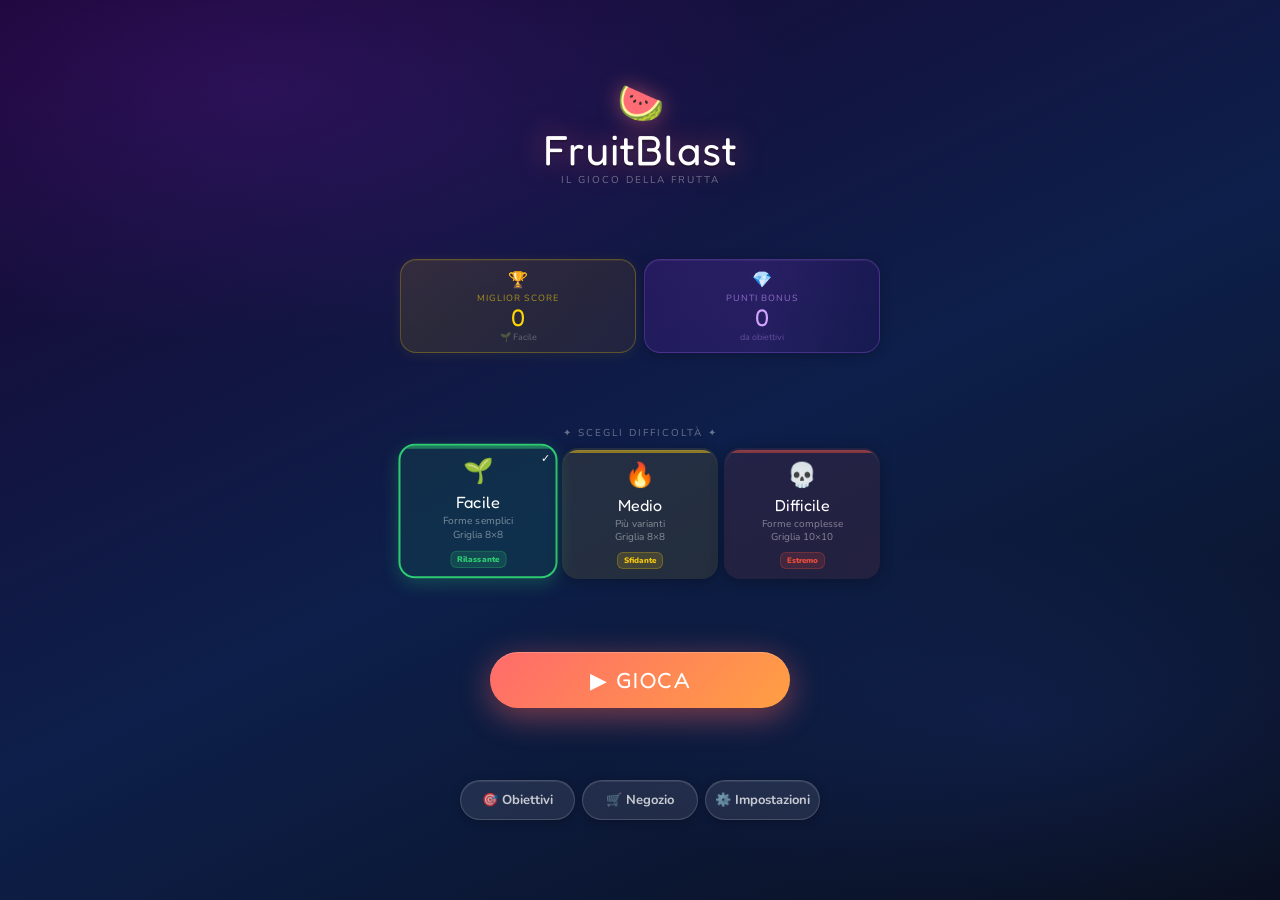
<file: index.html>
<!DOCTYPE html>
<html lang="it">
<head>
<meta charset="UTF-8">
<!-- Google Analytics -->
<script async src="https://www.googletagmanager.com/gtag/js?id=G-ZK7DJ4ZJ29"></script>
<script>
  window.dataLayer = window.dataLayer || [];
  function gtag(){dataLayer.push(arguments);}
  gtag("js", new Date());
  gtag("config", "G-ZK7DJ4ZJ29");
</script>
<meta name="google-adsense-account" content="ca-pub-3954056972955412">
<link rel="icon" type="image/png" href="icon-192.png">
<link rel="apple-touch-icon" href="icon-192.png">
<link rel="manifest" href="manifest.json">
<meta name="apple-mobile-web-app-title" content="FruitBlast">
<meta name="viewport" content="width=device-width,initial-scale=1,maximum-scale=1,user-scalable=no,viewport-fit=cover">
<meta name="mobile-web-app-capable" content="yes">
<meta name="apple-mobile-web-app-capable" content="yes">
<meta name="apple-mobile-web-app-status-bar-style" content="black-translucent">
<title>FruitBlast</title>
<link rel="stylesheet" href="style.css">
<style>
/* ── Menu layout ── */
#menu{
  justify-content:space-evenly;
  min-height:100%;
  /* override .page default padding */
  padding-top:calc(var(--sat) + 6px) !important;
  padding-bottom:calc(var(--sab) + 8px) !important;
  gap:0;
}

/* Logo — più piccolo */
.logo-wrap{text-align:center;margin:0;}
.logo-icon{font-size:clamp(28px,7vw,38px);display:block;filter:drop-shadow(0 0 10px rgba(255,107,107,.5));}
.logo-title{font-family:'Fredoka One',cursive;font-size:clamp(30px,9vw,42px);color:#fff;
  text-shadow:0 0 28px rgba(255,107,107,.5),0 2px 0 rgba(0,0,0,.3);line-height:1;letter-spacing:1px;}
.logo-sub{font-size:10px;color:rgba(255,255,255,.38);letter-spacing:2px;text-transform:uppercase;margin-top:2px;}

/* Stats row — best score + bonus affiancati */
.stats-row{
  display:flex;gap:8px;width:100%;margin:0;
}
.stat-mini{
  flex:1;border-radius:16px;padding:9px 12px;text-align:center;
  position:relative;overflow:hidden;
  box-shadow:0 2px 12px rgba(0,0,0,.22),inset 0 1px 0 rgba(255,255,255,.06);
}
.stat-mini.best{
  background:linear-gradient(135deg,rgba(255,215,0,.12),rgba(255,150,0,.08));
  border:1px solid rgba(255,215,0,.25);
  box-shadow:0 2px 14px rgba(255,215,0,.08),inset 0 1px 0 rgba(255,215,0,.08);
}
.stat-mini.bonus{
  background:linear-gradient(135deg,rgba(138,43,226,.18),rgba(75,0,130,.12));
  border:1px solid rgba(180,100,255,.28);
}
.stat-mini.bonus::before{
  content:'';position:absolute;inset:0;
  background:linear-gradient(90deg,transparent,rgba(180,100,255,.06),transparent);
  animation:bonusShimmer 4s infinite;
}
@keyframes bonusShimmer{0%{transform:translateX(-100%)}100%{transform:translateX(100%)}}
.sm-icon{font-size:16px;display:block;margin-bottom:1px;}
.sm-label{font-size:9px;letter-spacing:1px;text-transform:uppercase;margin-bottom:2px;}
.stat-mini.best .sm-label{color:rgba(255,215,0,.6);}
.stat-mini.bonus .sm-label{color:rgba(200,150,255,.65);}
.sm-val{font-family:'Fredoka One',cursive;font-size:clamp(18px,5.5vw,24px);line-height:1;}
.stat-mini.best .sm-val{color:var(--gold);}
.stat-mini.bonus .sm-val{color:#d4a8ff;}
.sm-sub{font-size:9px;margin-top:1px;}
.stat-mini.best .sm-sub{color:rgba(255,255,255,.3);}
.stat-mini.bonus .sm-sub{color:rgba(200,150,255,.4);}

/* Difficulty cards */
#diff-section{width:100%;margin:0;}
.diff-header{font-size:10px;color:rgba(255,255,255,.38);letter-spacing:2px;text-transform:uppercase;text-align:center;margin-bottom:8px;}
#diff-cards{display:flex;gap:6px;width:100%;}
.diff-card{
  flex:1;border-radius:16px;padding:9px 4px 8px;
  border:2px solid transparent;cursor:pointer;text-align:center;
  position:relative;overflow:hidden;
  transition:transform .22s cubic-bezier(.34,1.56,.64,1),border-color .22s,box-shadow .22s,background .22s;
  box-shadow:0 2px 14px rgba(0,0,0,.28),inset 0 1px 0 rgba(255,255,255,.09);
}
.diff-card::before{content:'';position:absolute;top:0;left:0;right:0;height:3px;border-radius:14px 14px 0 0;}
.diff-card.easy{background:rgba(46,204,113,.1);}
.diff-card.easy::before{background:rgba(46,204,113,.5);}
.diff-card.easy.selected{border-color:var(--green);box-shadow:0 5px 18px rgba(46,204,113,.25);}
.diff-card.medium{background:rgba(241,196,15,.1);}
.diff-card.medium::before{background:rgba(241,196,15,.5);}
.diff-card.medium.selected{border-color:var(--yellow);box-shadow:0 5px 18px rgba(241,196,15,.25);}
.diff-card.hard{background:rgba(231,76,60,.1);}
.diff-card.hard::before{background:rgba(231,76,60,.5);}
.diff-card.hard.selected{border-color:var(--red);box-shadow:0 5px 18px rgba(231,76,60,.25);}
.diff-card.selected{transform:translateY(-3px) scale(1.02);}
.diff-check{position:absolute;top:5px;right:5px;font-size:11px;opacity:0;color:#fff;transition:opacity .2s;}
.diff-card.selected .diff-check{opacity:1;}
.diff-icon{font-size:clamp(18px,5vw,24px);margin-bottom:4px;display:block;}
.diff-name{font-family:'Fredoka One',cursive;font-size:clamp(12px,3.5vw,16px);color:#fff;margin-bottom:3px;}
.diff-desc{font-size:clamp(8px,2vw,10px);color:rgba(255,255,255,.45);line-height:1.28;margin-bottom:4px;}
.diff-badge{font-size:8px;font-weight:900;border-radius:6px;padding:2px 6px;display:inline-block;}
.easy .diff-badge{background:rgba(46,204,113,.16);color:#2ecc71;border:1px solid rgba(46,204,113,.26);}
.medium .diff-badge{background:rgba(241,196,15,.16);color:#f1c40f;border:1px solid rgba(241,196,15,.26);}
.hard .diff-badge{background:rgba(231,76,60,.16);color:#e74c3c;border:1px solid rgba(231,76,60,.26);}

/* Play button — più compatto */
.btn-primary{
  background:linear-gradient(135deg,#ff6b6b,#ff9f43);color:#fff;border:none;
  padding:15px 0;border-radius:50px;
  font-size:clamp(18px,5.5vw,22px);font-family:'Fredoka One',cursive;
  cursor:pointer;letter-spacing:1.5px;width:100%;max-width:300px;
  box-shadow:0 8px 32px rgba(255,107,107,.48),0 2px 10px rgba(0,0,0,.25),inset 0 1px 0 rgba(255,255,255,.2);
  margin:0;position:relative;overflow:hidden;
  transition:transform .15s,box-shadow .15s;
}
.btn-primary::after{content:'';position:absolute;top:0;left:-100%;width:55%;height:100%;
  background:linear-gradient(90deg,transparent,rgba(255,255,255,.14),transparent);
  animation:shimmer 3s infinite;}
@keyframes shimmer{0%{left:-100%}100%{left:200%}}
.btn-primary:active{transform:scale(.96);}

/* Nav buttons */
.nav-btns{display:flex;gap:7px;width:100%;max-width:360px;margin-top:0;}
.nav-btn{
  flex:1;background:rgba(255,255,255,.09);color:rgba(255,255,255,.75);
  border:1px solid rgba(255,255,255,.16);padding:10px 4px;border-radius:50px;
  font-size:clamp(10px,2.8vw,13px);font-family:'Nunito',sans-serif;font-weight:700;
  cursor:pointer;text-align:center;
  transition:background .15s,transform .12s;
  box-shadow:0 2px 10px rgba(0,0,0,.22),inset 0 1px 0 rgba(255,255,255,.09);
}
.nav-btn:active{background:rgba(255,255,255,.16);transform:scale(.96);}
</style>

<script>
if('serviceWorker' in navigator){
  navigator.serviceWorker.register('./sw.js').then(reg => {
    reg.update();
    reg.addEventListener('updatefound', () => {
      const sw = reg.installing;
      sw.addEventListener('statechange', () => {
        if(sw.state === 'installed' && navigator.serviceWorker.controller){
          window.location.reload();
        }
      });
    });
  });
  // Ascolta il messaggio dal SW: nuovo deploy rilevato -> ricarica subito
  navigator.serviceWorker.addEventListener('message', e => {
    if(e.data && e.data.type === 'SW_UPDATED') window.location.reload();
  });
}
</script>
<script async src="https://pagead2.googlesyndication.com/pagead/js/adsbygoogle.js?client=ca-pub-3954056972955412"
     crossorigin="anonymous"></script>
</head>
<body>
<div id="app">
<div id="menu" class="page fade-in">

  <div class="logo-wrap">
    <span class="logo-icon">🍉</span>
    <div class="logo-title">FruitBlast</div>
    <div class="logo-sub">il gioco della frutta</div>
  </div>

  <!-- Record + Bonus affiancati -->
  <div class="stats-row">
    <div class="stat-mini best">
      <span class="sm-icon">🏆</span>
      <div class="sm-label">Miglior Score</div>
      <div class="sm-val" id="menu-best-val">0</div>
      <div class="sm-sub" id="menu-best-diff"></div>
    </div>
    <div class="stat-mini bonus">
      <span class="sm-icon">💎</span>
      <div class="sm-label">Punti Bonus</div>
      <div class="sm-val" id="bonus-val">0</div>
      <div class="sm-sub">da obiettivi</div>
    </div>
  </div>

  <div id="diff-section">
    <div class="diff-header">✦ Scegli difficoltà ✦</div>
    <div id="diff-cards">
      <div class="diff-card easy selected" data-diff="easy">
        <div class="diff-check">✓</div>
        <span class="diff-icon">🌱</span>
        <div class="diff-name">Facile</div>
        <div class="diff-desc">Forme semplici<br>Griglia 8×8</div>
        <span class="diff-badge">Rilassante</span>
      </div>
      <div class="diff-card medium" data-diff="medium">
        <div class="diff-check">✓</div>
        <span class="diff-icon">🔥</span>
        <div class="diff-name">Medio</div>
        <div class="diff-desc">Più varianti<br>Griglia 8×8</div>
        <span class="diff-badge">Sfidante</span>
      </div>
      <div class="diff-card hard" data-diff="hard">
        <div class="diff-check">✓</div>
        <span class="diff-icon">💀</span>
        <div class="diff-name">Difficile</div>
        <div class="diff-desc">Forme complesse<br>Griglia 10×10</div>
        <span class="diff-badge">Estremo</span>
      </div>
    </div>
  </div>

  <button class="btn-primary" id="play-btn">▶  GIOCA</button>

  <div class="nav-btns">
    <button class="nav-btn" id="obj-btn">🎯 Obiettivi</button>
    <button class="nav-btn" id="shop-btn">🛒 Negozio</button>
    <button class="nav-btn" id="settings-btn">⚙️ Impostazioni</button>
  </div>

</div>
</div>

<script src="data.js"></script>
<script>
const $=id=>document.getElementById(id);
let diff='easy';

function updBest(){
  $('menu-best-val').textContent = getBest(diff).toLocaleString();
  $('menu-best-diff').textContent = DCFG[diff].lbl;
}
function updBonus(){
  $('bonus-val').textContent = getBonusPoints().toLocaleString();
}

document.querySelectorAll('.diff-card').forEach(card=>{
  card.addEventListener('click',()=>{
    document.querySelectorAll('.diff-card').forEach(c=>c.classList.remove('selected'));
    card.classList.add('selected');
    diff = card.dataset.diff;
    updBest();
  });
});

$('play-btn').addEventListener('click',()=>{ sessionStorage.setItem('fb_diff',diff); location.href='game.html'; });
$('obj-btn').addEventListener('click',()=>{ sessionStorage.setItem('fb_diff',diff); location.href='objectives.html'; });
$('shop-btn').addEventListener('click',()=>{ location.href='shop.html'; });
$('settings-btn').addEventListener('click',()=>{ location.href='settings.html'; });

updBest();
updBonus();
</script>
</body>
</html>
</file>
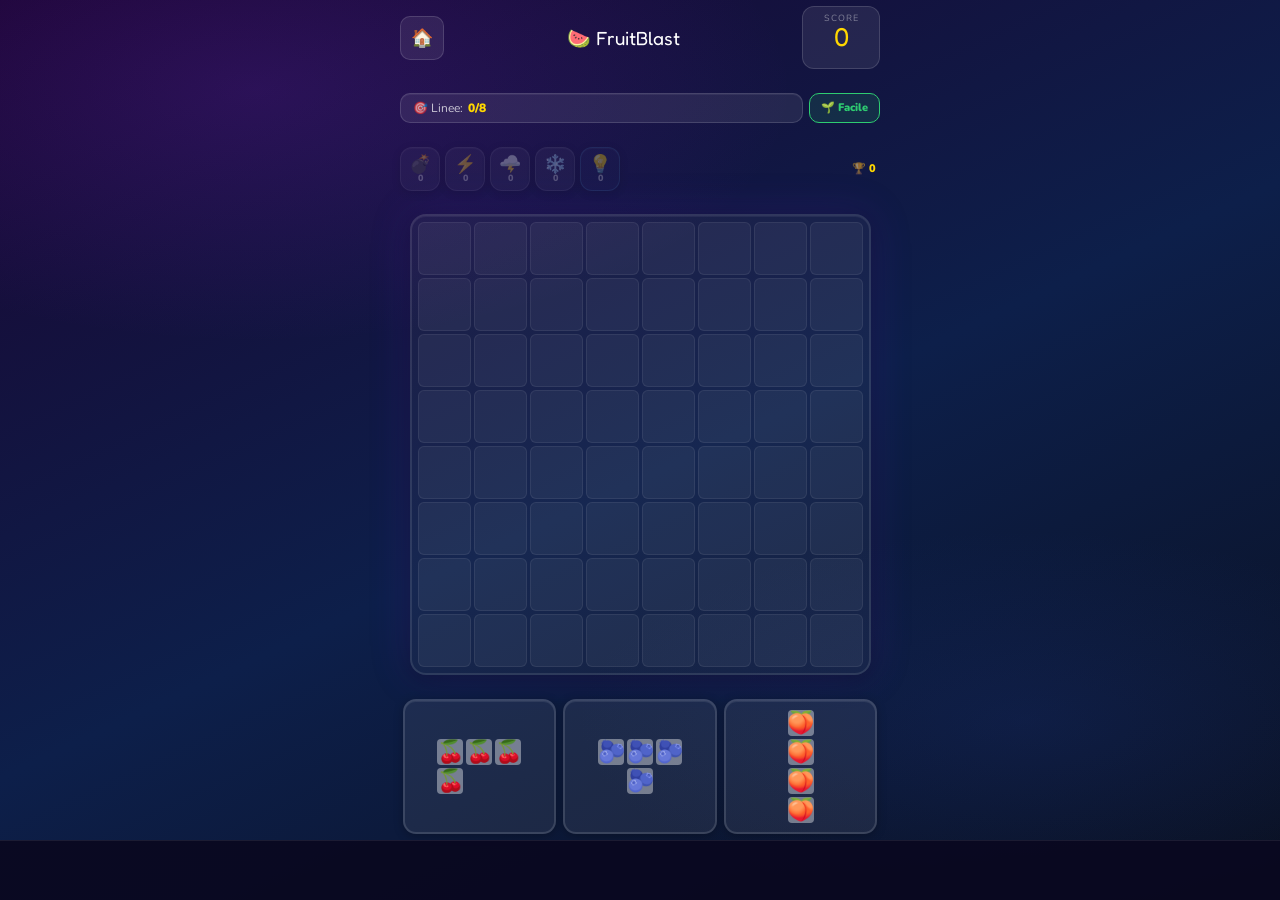
<file: game.html>
<!DOCTYPE html>
<html lang="it">
<head>
<meta charset="UTF-8">
<!-- Google Analytics -->
<script async src="https://www.googletagmanager.com/gtag/js?id=G-ZK7DJ4ZJ29"></script>
<script>
  window.dataLayer = window.dataLayer || [];
  function gtag(){dataLayer.push(arguments);}
  gtag("js", new Date());
  gtag("config", "G-ZK7DJ4ZJ29");
</script>
<meta name="google-adsense-account" content="ca-pub-3954056972955412">
<link rel="icon" type="image/png" href="icon-192.png">
<link rel="apple-touch-icon" href="icon-192.png">
<meta name="apple-mobile-web-app-title" content="FruitBlast">
<meta name="viewport" content="width=device-width,initial-scale=1,maximum-scale=1,user-scalable=no,viewport-fit=cover">
<meta name="mobile-web-app-capable" content="yes">
<meta name="apple-mobile-web-app-capable" content="yes">
<meta name="apple-mobile-web-app-status-bar-style" content="black-translucent">
<title>🍉 FruitBlast</title>
<link rel="stylesheet" href="style.css">
<!-- ═══════════════════════════════════════
     GOOGLE ADSENSE — sostituisci ca-pub-3954056972955412
     con il tuo Publisher ID AdSense
════════════════════════════════════════ -->
<script async src="https://pagead2.googlesyndication.com/pagead/js/adsbygoogle.js?client=ca-pub-3954056972955412" crossorigin="anonymous"></script>
<style>
/* ── Game layout ── */
#game-screen{gap:0;padding-top:calc(var(--sat) + 6px);justify-content:space-between;min-height:100%;padding-bottom:calc(var(--sab) + 6px);}
.g-header{display:flex;align-items:center;width:100%;justify-content:space-between;gap:8px;}
.g-logo{font-family:'Fredoka One',cursive;font-size:19px;color:#fff;}
.g-left{display:flex;gap:6px;}
#score-area{display:flex;flex-direction:column;align-items:center;
  background:var(--glass);border-radius:12px;padding:5px 13px;
  border:1px solid var(--gb);min-width:78px;}
.slbl{font-size:9px;color:rgba(255,255,255,.42);letter-spacing:1px;text-transform:uppercase;}
#score{font-family:'Fredoka One',cursive;font-size:clamp(20px,6vw,26px);color:var(--gold);line-height:1;}
#combo-lbl{font-size:10px;color:#ff6b6b;font-weight:900;min-height:13px;}
#combo-grace{display:none;align-items:center;gap:3px;}
.grace-dot{width:7px;height:7px;border-radius:50%;background:rgba(255,255,255,.2);transition:background .3s,transform .2s;}
.grace-dot.lit{background:#ff9f43;transform:scale(1.2);}
.grace-dot.low{background:#e74c3c;}
.g-icon-btn{background:var(--glass);border:1px solid var(--gb);color:#fff;
  border-radius:10px;cursor:pointer;font-size:18px;
  min-width:44px;min-height:44px;display:flex;align-items:center;justify-content:center;}
.g-icon-btn:active{background:rgba(255,255,255,.18);}
.g-info-row{display:flex;gap:6px;align-items:stretch;width:100%;}
#mission-bar{background:var(--glass);border-radius:10px;padding:6px 12px;
  font-size:12px;color:rgba(255,255,255,.75);border:1px solid var(--gb);
  flex:1;display:flex;align-items:center;gap:5px;
  box-shadow:inset 0 1px 0 rgba(255,255,255,.06);}
#mission-prog{color:var(--gold);font-weight:900;}
#diff-pill{font-size:11px;font-weight:900;border-radius:10px;padding:0 11px;
  display:flex;align-items:center;border:1px solid;white-space:nowrap;}
.powerup-bar{
  display:flex;align-items:center;gap:5px;width:100%;justify-content:center;
}
.pu-btn{
  display:flex;flex-direction:column;align-items:center;justify-content:center;
  background:rgba(255,255,255,.09);border:1.5px solid rgba(255,255,255,.16);
  border-radius:12px;cursor:pointer;color:#fff;
  min-width:40px;height:44px;font-size:18px;line-height:1;
  position:relative;transition:background .15s,transform .12s,box-shadow .15s;
  padding:0 2px;gap:1px;
  box-shadow:0 2px 10px rgba(0,0,0,.3),inset 0 1px 0 rgba(255,255,255,.07);
}
.pu-btn:active{transform:scale(.9);}
.pu-btn.active-pu{
  border-color:var(--gold);background:rgba(255,215,0,.14);
  box-shadow:0 0 14px rgba(255,215,0,.35);
  transform:scale(1.08);
}
.pu-btn.empty-pu{ opacity:.35; cursor:default; }
.pu-count{
  font-size:9px;font-weight:900;font-family:'Nunito',sans-serif;
  color:rgba(255,255,255,.7);line-height:1;
}
.pu-btn.active-pu .pu-count{ color:var(--gold); }
.hint-pu{ border-color:rgba(100,200,255,.28);background:rgba(100,200,255,.07); }
.hint-pu.active-pu{ border-color:rgba(100,200,255,.8);background:rgba(100,200,255,.18);box-shadow:0 0 14px rgba(100,200,255,.35); }
.best-pill{
  margin-left:auto;font-size:11px;color:rgba(255,255,255,.55);
  white-space:nowrap;padding:0 4px;
}
.best-pill b{color:var(--gold);font-weight:900;}
 
 
 
/* Grid */
#grid-wrap{background:rgba(255,255,255,.04);border-radius:16px;
  padding:6px;border:2px solid rgba(255,255,255,.12);
  box-shadow:0 0 40px rgba(80,30,180,.22),0 4px 20px rgba(0,0,0,.3),inset 0 1px 0 rgba(255,255,255,.06);}
#grid{display:grid;}
.cell{border-radius:6px;background:rgba(255,255,255,.05);
  border:1px solid rgba(255,255,255,.08);
  display:flex;align-items:center;justify-content:center;
  position:relative;overflow:hidden;
  transition:background .06s,border-color .06s;}
.cell.filled{background:rgba(255,255,255,.18);border-color:rgba(255,255,255,.22);}
.cell.highlight{
  background:rgba(255,230,30,.45) !important;
  border-color:rgba(255,220,0,.95) !important;
  box-shadow:0 0 12px rgba(255,220,0,.6), inset 0 0 8px rgba(255,220,0,.3) !important;
  transform:scale(1.07);z-index:2;transition:background .06s,transform .06s;}
/* line-ready and line-complete intentionally placed AFTER .highlight to win cascade */
.cell.invalid{background:rgba(255,50,50,.32) !important;border-color:rgba(255,100,100,.8) !important;
  box-shadow:0 0 8px rgba(255,60,60,.35) !important;}
.cell.line-ready{background:rgba(255,165,0,.55) !important;border-color:rgba(255,190,0,.99) !important;box-shadow:0 0 16px rgba(255,165,0,.7), inset 0 0 10px rgba(255,200,0,.35) !important;transition:background .08s,border-color .08s;animation:lineReadyPulse .6s ease-in-out infinite alternate;}
@keyframes lineReadyPulse{from{box-shadow:0 0 8px rgba(255,165,0,.45)}to{box-shadow:0 0 24px rgba(255,200,0,.95), inset 0 0 12px rgba(255,200,0,.45)}}
.cell.line-complete{background:rgba(80,255,140,.48) !important;border-color:rgba(60,255,130,.99) !important;box-shadow:inset 0 0 12px rgba(80,255,140,.5), 0 0 16px rgba(80,255,140,.45) !important;transition:background .08s,border-color .08s;z-index:1;}
.cell.clearing{animation:explode .45s cubic-bezier(.36,.07,.19,.97) forwards;}
@keyframes explode{
  0%  {transform:scale(1);   opacity:1;  filter:brightness(1);}
  20% {transform:scale(1.45);opacity:1;  filter:brightness(2.5) saturate(2);}
  45% {transform:scale(1.1); opacity:.7; filter:brightness(1.8);}
  100%{transform:scale(0) rotate(20deg);opacity:0; filter:brightness(3);}
}
.cell.just-placed{animation:land .2s cubic-bezier(.34,1.56,.64,1);}
@keyframes land{from{transform:scale(.55);filter:brightness(1.8)}to{transform:scale(1);filter:brightness(1)}}
.cell.frozen{background:rgba(130,210,255,.15)!important;border-color:rgba(130,220,255,.48)!important;cursor:not-allowed;}
.cell.frozen::after{content:'❄';position:absolute;font-size:8px;bottom:1px;right:1px;opacity:.5;line-height:1;}
.cell.freeze-anim{animation:freeze .44s cubic-bezier(.34,1.56,.64,1);}
@keyframes freeze{0%{background:rgba(180,240,255,.5);transform:scale(1.1)}100%{background:rgba(130,210,255,.15);transform:scale(1)}}
 
/* Shapes */
#shapes-area{display:flex;gap:7px;justify-content:center;width:100%;flex-shrink:0;}
.shape-slot{touch-action:manipulation;background:rgba(255,255,255,.07);border-radius:13px;
  border:2px solid rgba(255,255,255,.13);
  flex:1;max-width:32%;min-height:76px;
  display:flex;align-items:center;justify-content:center;
  cursor:grab;position:relative;padding:9px 5px;
  box-shadow:0 2px 10px rgba(0,0,0,.25),inset 0 1px 0 rgba(255,255,255,.08);
  transition:transform .2s cubic-bezier(.34,1.56,.64,1),box-shadow .2s,border-color .2s,background .2s;}
.shape-slot.selected{border-color:var(--gold);
  box-shadow:0 0 18px rgba(255,215,0,.36),0 4px 16px rgba(255,215,0,.16);
  transform:translateY(-5px) scale(1.06);background:rgba(255,215,0,.07);}
.shape-slot.dragging-source{opacity:.35;transform:scale(.95)!important;}
.shape-slot.used{opacity:.12;cursor:default;transform:none!important;box-shadow:none!important;border-color:rgba(255,255,255,.06)!important;}
.sgrid{display:grid;pointer-events:none;}
.sc{border-radius:4px;display:flex;align-items:center;justify-content:center;pointer-events:none;}
.sc.empty{background:transparent!important;}
.sp-badge{position:absolute;top:4px;right:4px;font-size:10px;
  background:rgba(255,85,35,.8);color:#fff;border-radius:6px;padding:1px 5px;font-weight:900;}
 
/* Drag ghost */
#drag-ghost{
  position:fixed;pointer-events:none;z-index:1000;display:none;opacity:.9;
  background:rgba(20,10,40,.82);border-radius:12px;padding:8px;
  border:2px solid rgba(255,215,0,.6);
  box-shadow:0 0 24px rgba(255,215,0,.35),0 4px 16px rgba(0,0,0,.5);
  will-change:left,top;
}
 
/* Banner AdSense fisso in basso */
#ad-banner-wrap{
  position:fixed;
  bottom:0; left:0; right:0;
  z-index:900;
  display:flex; justify-content:center; align-items:flex-end;
  background:rgba(10,8,32,.92);
  border-top:1px solid rgba(255,255,255,.08);
  padding-bottom:env(safe-area-inset-bottom,0px);
  min-height:60px;
}
#ad-banner-wrap ins{
  display:block;
  width:100%;
  max-width:480px;
}
/* Spazio sotto il gioco per non coprire le forme */
#game-screen{ padding-bottom:calc(var(--sab) + 66px) !important; }
 
/* Overlay rewarded video */
#ad-rewarded-overlay{
  display:none;
  position:fixed;inset:0;z-index:9999;
  background:rgba(8,4,26,.97);
  flex-direction:column;align-items:center;justify-content:center;gap:18px;
  padding:24px;
}
#ad-rewarded-overlay.visible{ display:flex; }
.aro-title{
  font-family:'Fredoka One',cursive;
  font-size:clamp(26px,8vw,34px);color:#fff;
  text-align:center;line-height:1.2;
}
.aro-sub{
  font-size:13px;color:rgba(255,255,255,.55);
  text-align:center;line-height:1.5;
}
.aro-reward-preview{
  display:flex;gap:10px;justify-content:center;align-items:center;
  background:rgba(255,255,255,.06);border:1px solid rgba(255,255,255,.12);
  border-radius:16px;padding:12px 20px;
}
.aro-piece{
  display:flex;flex-direction:column;align-items:center;gap:4px;
  font-size:11px;color:rgba(255,255,255,.55);
}
.aro-piece-icon{
  font-size:26px;
  background:rgba(255,255,255,.1);border-radius:10px;
  padding:6px 10px;border:1px solid rgba(255,255,255,.15);
}
.aro-ad-container{
  width:100%;max-width:360px;min-height:250px;
  background:rgba(255,255,255,.04);border:1px solid rgba(255,255,255,.1);
  border-radius:14px;overflow:hidden;
  display:flex;align-items:center;justify-content:center;
}
.aro-skip-row{display:flex;gap:10px;width:100%;max-width:360px;}
#aro-btn-watch{
  flex:1;background:linear-gradient(135deg,#27ae60,#1e8449);
  color:#fff;border:none;border-radius:50px;
  padding:14px 0;font-size:17px;font-family:'Fredoka One',cursive;
  cursor:pointer;letter-spacing:.5px;
  box-shadow:0 6px 20px rgba(39,174,96,.4);
}
#aro-btn-watch:active{transform:scale(.97);}
#aro-btn-skip{
  background:rgba(255,255,255,.08);color:rgba(255,255,255,.5);
  border:1px solid rgba(255,255,255,.14);border-radius:50px;
  padding:14px 18px;font-size:13px;font-weight:700;
  font-family:'Nunito',sans-serif;cursor:pointer;
}
#aro-btn-skip:active{background:rgba(255,255,255,.15);}
#aro-countdown{
  font-size:11px;color:rgba(255,255,255,.35);
  text-align:center;min-height:16px;
}
 
/* Game over */
#go-screen{gap:14px;padding-top:calc(var(--sat) + 8px);padding-bottom:calc(var(--sab) + 12px);text-align:center;justify-content:center;min-height:100vh;min-height:100dvh;}
.go-emoji{font-size:clamp(54px,15vw,70px);animation:gbounce .5s cubic-bezier(.34,1.56,.64,1);}
@keyframes gbounce{from{transform:scale(0) rotate(-10deg)}to{transform:scale(1) rotate(0)}}
.go-title{font-family:'Fredoka One',cursive;font-size:clamp(36px,11vw,48px);color:var(--gold);}
.go-score{font-family:'Fredoka One',cursive;font-size:clamp(50px,14vw,64px);color:#fff;}
#go-new-rec{background:linear-gradient(135deg,rgba(255,215,0,.18),rgba(255,150,0,.12));
  border:1px solid rgba(255,215,0,.4);border-radius:12px;
  padding:8px 24px;font-size:15px;font-weight:900;color:var(--gold);
  letter-spacing:1.5px;text-transform:uppercase;
  box-shadow:0 0 20px rgba(255,215,0,.25);
  animation:recPulse 1s ease-in-out infinite alternate;}
@keyframes recPulse{from{box-shadow:0 0 14px rgba(255,215,0,.2)}to{box-shadow:0 0 28px rgba(255,215,0,.5)}}
.go-cards{display:flex;gap:7px;width:100%;}
.go-card{flex:1;background:var(--glass);border:1px solid var(--gb);border-radius:13px;padding:11px 5px;text-align:center;}
.gc-lbl{font-size:10px;color:rgba(255,255,255,.42);text-transform:uppercase;letter-spacing:1px;margin-bottom:4px;}
.gc-val{font-family:'Fredoka One',cursive;font-size:clamp(18px,5vw,22px);color:#fff;}
#play-again-btn{background:linear-gradient(135deg,#ff6b6b,#ff9f43);color:#fff;border:none;
  padding:clamp(13px,4vw,15px) 0;border-radius:50px;
  font-size:clamp(18px,5.5vw,22px);font-family:'Fredoka One',cursive;
  cursor:pointer;box-shadow:0 6px 20px rgba(255,107,107,.35);width:100%;max-width:300px;}
#play-again-btn:active{transform:scale(.96);}
#go-menu-btn{background:var(--glass);color:rgba(255,255,255,.62);
  border:1px solid var(--gb);padding:10px 0;border-radius:50px;
  font-size:14px;font-weight:700;cursor:pointer;
  font-family:'Nunito',sans-serif;width:100%;max-width:300px;text-align:center;}
#go-menu-btn:active{background:rgba(255,255,255,.14);}
 
 
 

.cell.bomb-zone{background:rgba(255,80,80,.2);border-color:rgba(255,100,80,.55);transition:background .08s;}
.cell.bomb-preview{
  background:rgba(220,30,30,.32) !important;
  border-color:rgba(255,60,60,.95) !important;
  box-shadow:0 0 12px rgba(255,50,50,.55), inset 0 0 8px rgba(255,80,80,.25) !important;
  animation:bombPrevPulse .55s ease-in-out infinite alternate;
}
@keyframes bombPrevPulse{
  from{box-shadow:0 0 6px rgba(255,50,50,.3), inset 0 0 4px rgba(255,80,80,.15)}
  to{box-shadow:0 0 18px rgba(255,60,60,.8), inset 0 0 10px rgba(255,100,80,.4)}
}
.cell.ice-preview{
  background:rgba(80,190,255,.28) !important;
  border-color:rgba(100,210,255,.95) !important;
  box-shadow:0 0 12px rgba(80,200,255,.5), inset 0 0 8px rgba(130,220,255,.25) !important;
  animation:icePrevPulse .55s ease-in-out infinite alternate;
}
@keyframes icePrevPulse{
  from{box-shadow:0 0 6px rgba(80,200,255,.3), inset 0 0 4px rgba(130,220,255,.15)}
  to{box-shadow:0 0 18px rgba(80,220,255,.75), inset 0 0 10px rgba(160,230,255,.4)}
}
.cell.hint-shape{background:rgba(100,200,255,.22)!important;border-color:rgba(80,180,255,.7)!important;
  box-shadow:inset 0 0 8px rgba(80,200,255,.3);animation:hintPulse 0.8s ease-in-out infinite alternate;}
@keyframes hintPulse{from{box-shadow:inset 0 0 6px rgba(80,200,255,.2),0 0 8px rgba(80,200,255,.2)}to{box-shadow:inset 0 0 12px rgba(80,200,255,.5),0 0 16px rgba(80,200,255,.4)}}
#fscore{position:fixed;pointer-events:none;font-family:'Fredoka One',cursive;font-size:24px;
  color:var(--gold);text-shadow:0 0 14px rgba(255,215,0,.9),0 2px 0 rgba(0,0,0,.4);z-index:999;opacity:0;
  transition:opacity .5s,transform .7s;letter-spacing:.5px;}
/* Particle canvas overlay */
#particle-canvas{position:fixed;inset:0;pointer-events:none;z-index:998;}
</style>
 
<script>
if('serviceWorker' in navigator && location.protocol !== 'file:'){
  navigator.serviceWorker.register('./sw.js').then(reg => {
    reg.update();
    reg.addEventListener('updatefound', () => {
      const sw = reg.installing;
      sw.addEventListener('statechange', () => {
        if(sw.state === 'installed' && navigator.serviceWorker.controller){
          window.location.reload();
        }
      });
    });
  });
  // Ascolta il messaggio dal SW: nuovo deploy rilevato -> ricarica subito
  navigator.serviceWorker.addEventListener('message', e => {
    if(e.data && e.data.type === 'SW_UPDATED') window.location.reload();
  });
}
</script>
</head>
<body>
<canvas id="particle-canvas"></canvas>
<div id="app">
 
<!-- GAME -->
<div id="game-screen" class="page fade-in">
  <div class="g-header">
    <div class="g-left">
      <button class="g-icon-btn" id="menu-btn">🏠</button>
    </div>
    <div class="g-logo">🍉 FruitBlast</div>
    <div id="score-area">
      <div class="slbl">SCORE</div>
      <div id="score">0</div>
      <div id="combo-lbl"></div>
      <div id="combo-grace"><div class="grace-dot" id="gd0"></div><div class="grace-dot" id="gd1"></div><div class="grace-dot" id="gd2"></div></div>
    </div>
  </div>
  <div class="g-info-row">
    <div id="mission-bar">🎯 Linee: <span id="mission-prog">0/8</span></div>
    <div id="diff-pill"></div>
  </div>
  <div class="powerup-bar">
    <button class="pu-btn" id="pu-bomb"  data-sp="bomb">💣<span class="pu-count" id="stat-bomb">0</span></button>
    <button class="pu-btn" id="pu-lh"    data-sp="lightH">⚡<span class="pu-count" id="stat-lh">0</span></button>
    <button class="pu-btn" id="pu-lv"    data-sp="lightV">🌩️<span class="pu-count" id="stat-lv">0</span></button>
    <button class="pu-btn" id="pu-ice"   data-sp="ice">❄️<span class="pu-count" id="stat-ice">0</span></button>
    <button class="pu-btn hint-pu" id="pu-hint">💡<span class="pu-count" id="stat-hint">0</span></button>
    <div class="best-pill">🏆 <b id="best-score">0</b></div>
  </div>
 
  <div id="grid-wrap"><div id="grid"></div></div>
  <div id="shapes-area"></div>
</div>
 
<!-- GAME OVER -->
<div id="go-screen" class="page" style="display:none;">
  <div class="go-emoji">🍉💥</div>
  <div class="go-title">Game Over!</div>
  <div class="go-score" id="go-final">0</div>
  <div id="go-new-rec" style="display:none">🏆 Nuovo Record!</div>
  <div class="go-cards">
    <div class="go-card"><div class="gc-lbl">Difficoltà</div><div class="gc-val" id="go-diff-v">—</div></div>
    <div class="go-card"><div class="gc-lbl">Record</div><div class="gc-val" id="go-best-v">0</div></div>
    <div class="go-card"><div class="gc-lbl">Linee</div><div class="gc-val" id="go-lines-v">0</div></div>
  </div>
  <button id="play-again-btn">🔄 Rigioca</button>
  <button id="go-menu-btn">🏠 Menu principale</button>
</div>
 
</div><!-- #app -->
 
<!-- Banner AdSense fisso in fondo -->
<div id="ad-banner-wrap">
  <!-- Sostituisci data-ad-slot con il tuo Ad Slot ID banner 320x50 o Responsive -->
  <ins class="adsbygoogle"
       style="display:block"
       data-ad-client="ca-pub-3954056972955412"
       data-ad-slot="XXXXXXXXXX"
       data-ad-format="banner"
       data-full-width-responsive="true"></ins>
  <script>(adsbygoogle = window.adsbygoogle || []).push({});</script>
</div>
 
<!-- Overlay Rewarded Video (game over) -->
<div id="ad-rewarded-overlay">
  <div class="aro-title">💀 Game Over!<br>Vuoi rinascere?</div>
  <div class="aro-sub">Guarda un breve video e ricevi<br>3 pezzi speciali per continuare</div>
  <div class="aro-reward-preview">
    <div class="aro-piece"><div class="aro-piece-icon">💣</div>Bomba</div>
    <div class="aro-piece"><div class="aro-piece-icon">⚡</div>Fulmine</div>
    <div class="aro-piece"><div class="aro-piece-icon">🍉🍉</div>Forma x2</div>
  </div>
  <div class="aro-ad-container">
    <!-- Sostituisci data-ad-slot con il tuo Ad Slot ID rewarded/interstitial -->
    <ins class="adsbygoogle"
         style="display:block;width:100%;height:250px;"
         data-ad-client="ca-pub-3954056972955412"
         data-ad-slot="YYYYYYYYYY"
         data-ad-format="fluid"></ins>
    <script>(adsbygoogle = window.adsbygoogle || []).push({});</script>
  </div>
  <div id="aro-countdown"></div>
  <div class="aro-skip-row">
    <button id="aro-btn-watch">✅ Ricevi i pezzi!</button>
    <button id="aro-btn-skip">✕ No grazie</button>
  </div>
</div>
 
<div id="drag-ghost"><div class="sgrid" id="ghost-grid"></div></div>
<div id="fscore"></div>
 
<script src="data.js"></script>
<script>
// ════════════════════════════════════════
//  INIT
// ════════════════════════════════════════
const $=id=>document.getElementById(id);
const diff = sessionStorage.getItem('fb_diff')||'easy';
const cfg  = DCFG[diff];
let SET    = getSettings();
 
// ── game state ──
let GS, grid, score, shapes, sel, combo, comboGrace, lines, mission, frozen;
let activeMulti = 1;
let dragShape=null, dragAnchorR=0, dragAnchorC=0, dragPreviewR=-1, dragPreviewC=-1;
let mouseDown=false;
let touchPendingIdx=-1, touchPendingX=0, touchPendingY=0;
const DRAG_THRESHOLD=8; // pixel di movimento minimo per iniziare drag
 
// ── per-run stats (tracked for objectives) ──
let runStats={};
function resetRunStats(){
  runStats={lines:0,score:0,combo:0,useBomb:0,useLH:0,useLV:0,useIce:0,
            placed:0,bigShape:0,multiLine:0,turns:0,pureLines:0};
}
 
// ── objective state ──
let objState, activeObj;
 
// ════════════════════════════════════════
//  OBJECTIVE HELPERS
// ════════════════════════════════════════
function loadObjState(){
  objState = getObjState(diff);
  const objs = OBJECTIVES[diff];
  const idx  = Math.min(objState.currentIdx||0, objs.length-1);
  activeObj  = objs[idx];
}
 
function getObjProgress(){
  if(!activeObj) return 0;
  const t = activeObj.type;
  if(t==='score')     return score;
  if(t==='combo')     return runStats.combo;
  if(t==='bigShape')  return runStats.bigShape;
  if(t==='multiLine') return runStats.multiLine;
  return runStats[t]||0;
}
 
function updObjMini(){ /* mini bar removed — objectives visible from menu only */ }
 
function trackStat(type, val){
  if(type==='lines')    { runStats.lines    +=val; }
  if(type==='useBomb')  { runStats.useBomb  +=1;   }
  if(type==='useLH')    { runStats.useLH    +=1;   }
  if(type==='useLV')    { runStats.useLV    +=1;   }
  if(type==='useIce')   { runStats.useIce   +=1;   }
  if(type==='placed')   { runStats.placed   +=val; }
  if(type==='turns')    { runStats.turns    +=1;   }
  if(type==='multiLine'&&val>runStats.multiLine) runStats.multiLine=val;
  if(type==='bigShape' &&val>runStats.bigShape)  runStats.bigShape=val;
  if(type==='combo'    &&val>runStats.combo)      runStats.combo=val;
  // score is always from global score variable
  checkObjProgress();
}
 
function checkObjProgress(){
  if(!activeObj) return;
  if((objState.completed||[]).includes(activeObj.id)) return;
  const prog = getObjProgress();
  updObjMini();
  if(prog >= activeObj.target) completeObjective();
}
 
function completeObjective(){
  if(!activeObj) return;
  if(!objState.completed) objState.completed=[];
  if(objState.completed.includes(activeObj.id)) return;
 
  objState.completed.push(activeObj.id);
  score += activeObj.reward;
  addBonusPoints(activeObj.reward); // accumulate in global bonus wallet
  updScore();
 
  // objective completed (toast removed)
 
  // advance to next objective
  const objs = OBJECTIVES[diff];
  const nextIdx = objState.currentIdx+1;
  if(nextIdx < objs.length){
    objState.currentIdx = nextIdx;
    activeObj = objs[nextIdx];
  } else {
    activeObj = null; // all done
  }
  saveObjState(diff, objState);
 
  // persist best stats for objectives page
  saveRunStats();
  updObjMini();
}
 
function saveRunStats(){
  let stored={};
  try{ const r=localStorage.getItem('fb_stats_'+diff); if(r) stored=JSON.parse(r); }catch(e){}
  const merged={};
 
  // Legge cum:true dal data.js per sapere quali stat sommare vs max
  const cumTypes = new Set();
  (OBJECTIVES[diff]||[]).forEach(o=>{ if(o.cum) cumTypes.add(o.type); });
 
  const keys=['lines','score','combo','useBomb','useLH','useLV','useIce','placed','bigShape','multiLine','turns'];
  keys.forEach(k=>{
    const cur = k==='score' ? score : (runStats[k]||0);
    merged[k] = cumTypes.has(k)
      ? (stored[k]||0) + cur          // cumulativo: somma
      : Math.max(stored[k]||0, cur);  // singola partita: massimo
  });
  localStorage.setItem('fb_stats_'+diff, JSON.stringify(merged));
}
 
// ════════════════════════════════════════
//  GAME INIT
// ════════════════════════════════════════
function startGame(){
  GS=cfg.gs;
  grid=Array.from({length:GS},()=>Array(GS).fill(null));
  frozen={}; score=0; combo=0; comboGrace=0; lines=0; mission=cfg.ms; sel=null; dragShape=null; activePowerup=null; rewardedUsedThisGame=false;
  resetRunStats();
  loadObjState();
 
  // Carica moltiplicatore attivo
  activeMulti = parseInt(localStorage.getItem('fb_active_multi')||'1');
 
  // Load purchased inventory
  loadInventory();
 
  const p=$('diff-pill');
  p.textContent=cfg.lbl;
  p.style.cssText=`font-size:11px;font-weight:900;border-radius:10px;padding:0 11px;display:flex;align-items:center;border:1px solid ${cfg.col};color:${cfg.col};background:${cfg.col}22;`;
 
  // Banner moltiplicatore attivo
  let _mb=$('multi-banner');
  if(!_mb){
    _mb=document.createElement('div'); _mb.id='multi-banner';
    _mb.style.cssText='width:100%;text-align:center;font-family:Fredoka One,cursive;font-size:12px;font-weight:900;color:var(--gold);background:rgba(255,215,0,.1);border:1px solid rgba(255,215,0,.25);border-radius:10px;padding:4px 0;letter-spacing:.5px;';
    const gs=$('game-screen'); gs.insertBefore(_mb, gs.querySelector('.g-info-row').nextSibling);
  }
  _mb.style.display = activeMulti>1 ? 'block' : 'none';
  if(activeMulti>1) _mb.textContent = '✖️'+activeMulti+' MOLTIPLICATORE ATTIVO';
 
  updScore();
  $('best-score').textContent=getBest(diff).toLocaleString();
  updMission();
  updObjMini();
  loadGridTheme();
  renderGrid();
  genShapes();
 
  $('game-screen').style.display='flex';
  $('go-screen').style.display='none';
}
 
function animD(){ return SET.anim ? 160 : 0; }
function getFruit(){
  if(!SET.fruit) return '■';
  const activeSet = getActiveEmojiSet();
  const pool = (activeSet && activeSet.length) ? activeSet : FRUITS;
  return pool[Math.floor(Math.random()*pool.length)];
}
function getBlockBg(fr, alpha){
  // Load active color theme (array of hex strings, or null for default)
  let colorData = null;
  try { const raw=localStorage.getItem('fb_active_color'); if(raw) colorData=JSON.parse(raw); } catch(e){}
  if(!colorData || !colorData.length){
    // Default: white glass
    return alpha ? 'rgba(255,255,255,'+alpha+')' : 'rgba(255,255,255,.13)';
  }
  // Pick color from palette: use emoji char code to deterministically pick
  const code = fr ? fr.codePointAt(0) : 0;
  const hex = colorData[code % colorData.length];
  if(!hex || !hex.startsWith('#')){
    // Color might be rgba already (default theme)
    return hex || 'rgba(255,255,255,.13)';
  }
  const r=parseInt(hex.slice(1,3),16), g=parseInt(hex.slice(3,5),16), b=parseInt(hex.slice(5,7),16);
  const a = alpha || '.5';
  return 'rgba('+r+','+g+','+b+','+a+')';
}
 
// ════════════════════════════════════════
//  GRID THEME (from shop)
// ════════════════════════════════════════
let _gridTheme = null;
function loadGridTheme(){
  try {
    const raw = localStorage.getItem('fb_grid_theme_data');
    _gridTheme = raw ? JSON.parse(raw) : null;
  } catch(e){ _gridTheme = null; }
  const wrap = $('grid-wrap');
  if(_gridTheme){
    wrap.style.background  = _gridTheme.bg;
    wrap.style.borderColor = _gridTheme.border;
  } else {
    wrap.style.background  = 'rgba(255,255,255,.04)';
    wrap.style.borderColor = 'rgba(255,255,255,.1)';
  }
}
function getEmptyCellBg(){ return (_gridTheme&&_gridTheme.cellEmpty)?_gridTheme.cellEmpty:'rgba(255,255,255,.05)'; }
function getEmptyCellBorder(){ return (_gridTheme&&_gridTheme.border)?_gridTheme.border:'rgba(255,255,255,.07)'; }
 
// ════════════════════════════════════════
//  GRID
// ════════════════════════════════════════
function calcCS(){
  const vw = Math.min(window.innerWidth, 480);
  const vh = window.innerHeight;
  // Available height for grid: total - safe areas - header - info row - stats - shapes - gaps
  const safeTop = parseInt(getComputedStyle(document.documentElement).getPropertyValue('--sat'))||44;
  const safeBot = parseInt(getComputedStyle(document.documentElement).getPropertyValue('--sab'))||20;
  const usedV = safeTop + safeBot + 48 + 34 + 24 + 100 + 60 + 16; // header+inforow+stats+shapes+gaps+padding
  const availH = vh - usedV;
  // Cell size from width (horizontal constraint)
  const csW = Math.floor((vw - 20 - 12 - 3*(GS-1)) / GS);
  // Cell size from height (vertical constraint)
  const csH = Math.floor(availH / GS);
  // Use the smaller of the two, min 26
  return Math.max(26, Math.min(csW, csH));
}
 
function renderGrid(){
  const g=$('grid'); g.innerHTML='';
  const cs=calcCS(), fs=Math.floor(cs*0.52);
  g.style.cssText=`display:grid;grid-template-columns:repeat(${GS},${cs}px);gap:3px;`;
  for(let r=0;r<GS;r++) for(let c=0;c<GS;c++){
    const el=document.createElement('div');
    el.className='cell'+(grid[r][c]?' filled':'');
    el.dataset.row=r; el.dataset.col=c;
    el.style.cssText=`width:${cs}px;height:${cs}px;font-size:${fs}px;`;
    if(grid[r][c]){
      el.textContent=grid[r][c];
      el.style.background=getBlockBg(grid[r][c],'.42');
    } else {
      el.style.background=getEmptyCellBg();
      el.style.borderColor=getEmptyCellBorder();
    }
    if(frozen[r+','+c]) el.classList.add('frozen');
    g.appendChild(el);
  }
  bindGrid();
}
 
function bindGrid(){
  // Solo click per tap-select desktop — touch gestito globalmente
  const old=$('grid'), ng=old.cloneNode(true);
  old.parentNode.replaceChild(ng,old);
  ng.querySelectorAll('.cell').forEach(cell=>{
    cell.addEventListener('click',()=>{
      if(activePowerup&&activePowerup!=='hint'){ usePowerupAt(+cell.dataset.row,+cell.dataset.col); return; }
      if(sel&&!dragShape)doPlace(+cell.dataset.row,+cell.dataset.col);
    });
    cell.addEventListener('mouseenter',()=>{ if(sel&&!dragShape)previewAt(+cell.dataset.row,+cell.dataset.col); });
    cell.addEventListener('mouseleave',()=>{ if(sel&&!dragShape)clearHL(); });
  });
}
 
function hideGhost(){ $('drag-ghost').style.display='none'; }
 
// ════════════════════════════════════════
//  SHAPES
// ════════════════════════════════════════
function thaw(){
  const del=[];
  for(const k in frozen){frozen[k]--;if(frozen[k]<=0)del.push(k);}
  del.forEach(k=>delete frozen[k]);
}
 
function hasAnySolution(shapeList){
  return shapeList.some(s=>{
    if(s.used||s.sp) return true; // specials always count as placeable
    for(let r=0;r<GS;r++) for(let c=0;c<GS;c++) if(canPlace(r,c,s)) return true;
    return false;
  });
}
 
function genShapes(){
  thaw();
  const area=$('shapes-area'); area.innerHTML=''; shapes=[];
  let specialUsed=false;
  for(let i=0;i<3;i++){
    const base=cfg.sh[Math.floor(Math.random()*cfg.sh.length)];
    const fr=getFruit();
    let sp=null;
    if(SET.special && !specialUsed && Math.random()<cfg.sc){
      const w = diff==='hard'
        ? [{sp:'bomb',v:35},{sp:'lightH',v:33},{sp:'lightV',v:27},{sp:'ice',v:5}]
        : diff==='medium'
        ? [{sp:'bomb',v:30},{sp:'lightH',v:27},{sp:'lightV',v:27},{sp:'ice',v:16}]
        : [{sp:'bomb',v:25},{sp:'lightH',v:22},{sp:'lightV',v:20},{sp:'ice',v:33}];
      let rv=Math.random()*100, acc=0;
      for(const x of w){ acc+=x.v; if(rv<acc){sp=x.sp;break;} }
      specialUsed=true;
    }
    shapes.push({cells:[...base.c],fr,sp,used:false,el:null});
  }
 
  // ── Garanzia soluzione: almeno 1 forma deve entrare nella griglia ──
  let attempts=0;
  while(!hasAnySolution(shapes) && attempts<40){
    attempts++;
    let worstIdx=-1, worstSize=-1;
    shapes.forEach((s,i)=>{ if(!s.sp && s.cells.length>worstSize){ worstSize=s.cells.length; worstIdx=i; } });
    if(worstIdx===-1) break;
    const smallPool = diff==='hard' ? [...S_SMALL,...S_MED] : [...S_TINY,...S_SMALL];
    const base = smallPool[Math.floor(Math.random()*smallPool.length)];
    shapes[worstIdx] = {cells:[...base.c], fr:getFruit(), sp:null, used:false, el:null};
  }
  // Fallback estremo: forza un 1×1 se la griglia è quasi piena
  if(!hasAnySolution(shapes)){
    for(let i=0;i<shapes.length;i++){
      if(!shapes[i].sp){ shapes[i]={cells:[[0,0]],fr:getFruit(),sp:null,used:false,el:null}; break; }
    }
  }
 
  const slotW=Math.floor((Math.min(window.innerWidth,480)-24-7*2)/3);
  const cs=Math.max(13,Math.floor(slotW/5.5)), fs=Math.max(9,cs-4);
  shapes.forEach((s,i)=>{
    const slot=document.createElement('div');
    slot.className='shape-slot'; slot.dataset.idx=i;
    if(s.sp){const b=document.createElement('div');b.className='sp-badge';b.textContent=SPEC[s.sp];slot.appendChild(b);}
    const maxC=Math.max(...s.cells.map(c=>c[0]));
    const maxR=Math.max(...s.cells.map(c=>c[1]));
    const sg=document.createElement('div'); sg.className='sgrid';
    sg.style.cssText=`display:grid;grid-template-columns:repeat(${maxC+1},${cs}px);gap:3px;`;
    for(let r=0;r<=maxR;r++) for(let c=0;c<=maxC;c++){
      const sc=document.createElement('div');
      const has=s.cells.some(([cc,rr])=>cc===c&&rr===r);
      sc.className='sc'+(has?'':' empty');
      sc.style.cssText=`width:${cs}px;height:${cs}px;font-size:${fs}px;`;
      if(has){sc.textContent=s.sp?SPEC[s.sp]:s.fr;sc.style.background=getBlockBg(s.fr,'.4');sc.style.borderRadius='4px';}
      sg.appendChild(sc);
    }
    slot.appendChild(sg);
    slot.addEventListener('touchstart',e=>{
      if(s.used)return;
      touchPendingIdx=i;
      touchPendingX=e.touches[0].clientX;
      touchPendingY=e.touches[0].clientY;
    },{passive:true});
    slot.addEventListener('click',()=>{ if(s.used||dragShape)return; pickShape(i); });
    area.appendChild(slot); s.el=slot;
  });
  renderGrid();
}
 
function pickShape(i){
  if(shapes[i].used)return;
  shapes.forEach((s,j)=>{ if(s.el) s.el.classList.toggle('selected',j===i); });
  sel=shapes[i];
}
 
// ════════════════════════════════════════
//  DRAG — Block Blast style
//  Il ghost appare sopra il dito, centrato sulla forma.
//  La griglia snappa alla cella griglia più vicina al
//  centro geometrico del ghost (non all'ancora del dito).
// ════════════════════════════════════════
 
// ════════════════════════════════════════
//  PARTICLE BURST SYSTEM
// ════════════════════════════════════════
(function(){
  const canvas = document.getElementById('particle-canvas');
  canvas.width = window.innerWidth; canvas.height = window.innerHeight;
  window.addEventListener('resize',()=>{ canvas.width=window.innerWidth; canvas.height=window.innerHeight; });
  const ctx = canvas.getContext('2d');
  let parts = [];
  const COLORS = ['#FFD700','#ff6b6b','#ff9f43','#2ecc71','#00d2ff','#f1c40f','#ff5fa2','#a8ff78'];
  function spawnBurst(x, y, count){
    for(let i=0;i<count;i++){
      const angle = (Math.random()*Math.PI*2);
      const spd = 2.5 + Math.random()*5;
      const size = 3 + Math.random()*5;
      parts.push({
        x, y,
        vx: Math.cos(angle)*spd,
        vy: Math.sin(angle)*spd - 1.5,
        life: 1,
        decay: 0.028 + Math.random()*0.025,
        size,
        color: COLORS[Math.floor(Math.random()*COLORS.length)],
        rot: Math.random()*Math.PI*2,
        rotV: (Math.random()-.5)*.3,
        square: Math.random()>.5
      });
    }
  }
  window.spawnBurst = spawnBurst;
  function loop(){
    ctx.clearRect(0,0,canvas.width,canvas.height);
    parts = parts.filter(p=>p.life>0.01);
    for(const p of parts){
      ctx.save();
      ctx.globalAlpha = p.life * p.life;
      ctx.translate(p.x, p.y);
      ctx.rotate(p.rot);
      ctx.fillStyle = p.color;
      if(p.square){
        ctx.fillRect(-p.size/2,-p.size/2,p.size,p.size);
      } else {
        ctx.beginPath();
        ctx.arc(0,0,p.size/2,0,Math.PI*2);
        ctx.fill();
      }
      ctx.restore();
      p.x += p.vx; p.y += p.vy;
      p.vy += 0.18; // gravity
      p.vx *= 0.96;
      p.rot += p.rotV;
      p.life -= p.decay;
    }
    requestAnimationFrame(loop);
  }
  loop();
})();

// Offset verticale fisso: il ghost galleggia sopra il dito
const LIFT_PX = ()=> calcCS() * 2.2;
 
// Centro geometrico della shape (in celle, float)
function shapeCenterCR(shape){
  const cs = shape.cells;
  const cx = cs.reduce((s,[c])=>s+c,0)/cs.length;
  const cr = cs.reduce((s,[,r])=>s+r,0)/cs.length;
  return [cr, cx]; // [centerRow, centerCol]
}
 
function startDrag(idx, cx, cy){
  if(shapes[idx].used) return;
  dragShape = shapes[idx]; sel = dragShape;
  shapes.forEach((s,j)=>{ if(s.el) s.el.classList.toggle('selected', j===idx); });
  shapes[idx].el.classList.add('dragging-source');
  // Ancora = centro geometrico della forma
  const [cr,cc] = shapeCenterCR(dragShape);
  dragAnchorR = cr; dragAnchorC = cc;
  buildGhost(dragShape);
  positionGhost(cx, cy);
  dragPreviewR = -1; dragPreviewC = -1;
  // Mostra subito preview nella posizione iniziale
  updateDragPreview(cx, cy);
}
 
// Posiziona ghost centrato sulla forma, sollevato sopra il dito
function positionGhost(cx, cy){
  const cs = calcCS();
  const cellSzG = Math.max(16, Math.floor(cs * 0.85));
  const gap = 2;
  const maxC = Math.max(...dragShape.cells.map(c=>c[0]));
  const maxR = Math.max(...dragShape.cells.map(c=>c[1]));
  // Dimensione totale del ghost
  const ghostW = (maxC+1)*(cellSzG+gap) - gap;
  const ghostH = (maxR+1)*(cellSzG+gap) - gap;
  // Centro geometrico della forma in pixel nel ghost
  const [cr,cc] = shapeCenterCR(dragShape);
  const centerXinGhost = cc*(cellSzG+gap) + cellSzG/2;
  const centerYinGhost = cr*(cellSzG+gap) + cellSzG/2;
  const ghost = $('drag-ghost');
  // Posiziona così: centro forma del ghost = posizione dito, poi alza
  ghost.style.left = (cx - centerXinGhost - 8) + 'px'; // -8 per padding ghost
  ghost.style.top  = (cy - centerYinGhost - 8 - LIFT_PX()) + 'px';
  ghost.style.transform = 'none';
}
 
// Calcola quale cella top-left corrisponde al dito
// Usa il centro geometrico del ghost per trovare la cella griglia
function fingerToGridRC(cx, cy){
  const cs = calcCS();
  const liftY = cy - LIFT_PX();
  const [cr,cc] = shapeCenterCR(dragShape);
  const gridEl = document.getElementById('grid');
  const gridRect = gridEl.getBoundingClientRect();
  const relX = cx - gridRect.left;
  const relY = liftY - gridRect.top;
  const cellStep = cs + 3;
  // Snap to nearest cell center
  const centerGridC = Math.round((relX - cc * cellStep) / cellStep);
  const centerGridR = Math.round((relY - cr * cellStep) / cellStep);
  return [centerGridR, centerGridC];
}
 
function updateDragPreview(cx, cy){
  if(!dragShape) return;
  const [row, col] = fingerToGridRC(cx, cy);
  if(row !== dragPreviewR || col !== dragPreviewC){
    dragPreviewR = row; dragPreviewC = col;
    previewAt(row, col);
  }
}
 
function endDrag(cx, cy){
  hideGhost();
  // If a powerup is active and user lifts finger, use it on that cell
  if(activePowerup && activePowerup!=='hint' && !dragShape){
    const gridEl=document.getElementById('grid');
    const rect=gridEl.getBoundingClientRect();
    const cs=calcCS(), step=cs+3;
    const col=Math.floor((cx-rect.left)/step);
    const row=Math.floor((cy-rect.top)/step);
    if(row>=0&&row<GS&&col>=0&&col<GS) usePowerupAt(row,col);
    return;
  }
  if(dragShape){
    const [row, col] = fingerToGridRC(cx, cy);
    if(canPlace(row, col, dragShape)) doPlace(row, col);
    else clearHL();
    if(dragShape && dragShape.el) dragShape.el.classList.remove('dragging-source');
    dragShape = null;
  }
}
 
// ── GHOST builder aggiornato con celle più grandi ──
function buildGhost(shape){
  const gg=$('ghost-grid'); gg.innerHTML='';
  const cs=Math.max(18, Math.floor(calcCS()*0.85)), fs=Math.max(11,cs-5);
  const maxC=Math.max(...shape.cells.map(c=>c[0]));
  const maxR=Math.max(...shape.cells.map(c=>c[1]));
  gg.style.cssText=`display:grid;grid-template-columns:repeat(${maxC+1},${cs}px);gap:2px;`;
  for(let r=0;r<=maxR;r++) for(let c=0;c<=maxC;c++){
    const sc=document.createElement('div');
    const has=shape.cells.some(([cc,rr])=>cc===c&&rr===r);
    sc.className='sc'+(has?'':' empty');
    sc.style.cssText=`width:${cs}px;height:${cs}px;font-size:${fs}px;`;
    if(has){sc.textContent=shape.sp?SPEC[shape.sp]:shape.fr;sc.style.background=getBlockBg(shape.fr,'.55');sc.style.borderRadius='5px';}
    gg.appendChild(sc);
  }
  $('drag-ghost').style.display='block';
}
 
// ── MOUSE (desktop) ──
document.addEventListener('mousedown',e=>{
  const slot=e.target.closest('.shape-slot');
  if(slot){
    const idx=+slot.dataset.idx;
    if(idx>=0&&idx<shapes.length&&!shapes[idx].used){ mouseDown=true; startDrag(idx,e.clientX,e.clientY); }
  }
});
document.addEventListener('mousemove',e=>{
  if(mouseDown&&dragShape){
    positionGhost(e.clientX,e.clientY);
    updateDragPreview(e.clientX,e.clientY);
  }
});
document.addEventListener('mouseup',e=>{
  if(mouseDown&&dragShape){
    mouseDown=false;
    endDrag(e.clientX,e.clientY);
  }
  mouseDown=false;
});
 
// ── TOUCH GLOBALE ──
document.addEventListener('touchmove',e=>{
  const t=e.touches[0];
  if(!dragShape && touchPendingIdx>=0){
    const dx=t.clientX-touchPendingX, dy=t.clientY-touchPendingY;
    if(Math.sqrt(dx*dx+dy*dy)>DRAG_THRESHOLD){
      startDrag(touchPendingIdx, touchPendingX, touchPendingY);
      touchPendingIdx=-1;
    }
  }
  if(!dragShape) return;
  e.preventDefault();
  positionGhost(t.clientX, t.clientY);
  updateDragPreview(t.clientX, t.clientY);
},{passive:false});
 
document.addEventListener('touchend',e=>{
  touchPendingIdx=-1;
  if(!dragShape) return;
  e.preventDefault();
  const t=e.changedTouches[0];
  endDrag(t.clientX, t.clientY);
},{passive:false});
 
document.addEventListener('touchcancel',()=>{
  touchPendingIdx=-1;
  if(dragShape){
    hideGhost(); clearHL();
    if(dragShape.el) dragShape.el.classList.remove('dragging-source','selected');
    dragShape=null; sel=null;
  }
});
 
// ════════════════════════════════════════
//  PLACEMENT
// ════════════════════════════════════════
function getPc(row,col,s){ return s.cells.map(([c,r])=>[row+r,col+c]); }
function canPlace(row,col,s){ return getPc(row,col,s).every(([r,c])=>r>=0&&r<GS&&c>=0&&c<GS&&!grid[r][c]&&!frozen[r+','+c]); }
 
function previewAt(row,col){
  clearHL(); if(!sel)return;
  const sp=sel.sp;
  const cells=getPc(row,col,sel);
  const ok=cells.every(([r,c])=>r>=0&&r<GS&&c>=0&&c<GS&&!grid[r][c]&&!frozen[r+','+c]);
 
  // For specials: show effect zone preview
  if(sp==='bomb' && ok){
    // Centro del piazzamento = cella della forma
    const cx=cells[0][0], cc2=cells[0][1];
    // La forma stessa: highlight normale
    cells.forEach(([r,c])=>{ if(r>=0&&r<GS&&c>=0&&c<GS){const el=document.querySelector(`.cell[data-row="${r}"][data-col="${c}"]`);if(el)el.classList.add('highlight');} });
    // Zona esplosione 5x5: contorno rosso pulsante
    for(let r=cx-2;r<=cx+2;r++) for(let c=cc2-2;c<=cc2+2;c++){
      if(r>=0&&r<GS&&c>=0&&c<GS){
        const el=document.querySelector(`.cell[data-row="${r}"][data-col="${c}"]`);
        if(el&&!el.classList.contains('highlight')) el.classList.add('bomb-preview');
      }
    }
    return;
  }
  if(sp==='lightH' && ok){
    const touchedRows=new Set(cells.map(([r])=>r));
    touchedRows.forEach(r=>{ for(let c=0;c<GS;c++){ const el=document.querySelector(`.cell[data-row="${r}"][data-col="${c}"]`); if(el)el.classList.add('line-complete'); } });
    return;
  }
  if(sp==='lightV' && ok){
    const touchedCols=new Set(cells.map(([,c])=>c));
    touchedCols.forEach(c=>{ for(let r=0;r<GS;r++){ const el=document.querySelector(`.cell[data-row="${r}"][data-col="${c}"]`); if(el)el.classList.add('line-complete'); } });
    return;
  }
  if(sp==='ice' && ok){
    // La forma stessa: highlight normale
    cells.forEach(([r,c])=>{ const el=document.querySelector(`.cell[data-row="${r}"][data-col="${c}"]`);if(el)el.classList.add('highlight'); });
    // Zona ghiaccio (riga + colonna della forma): contorno blu pulsante
    const touchedRows=new Set(cells.map(([r])=>r));
    const touchedCols=new Set(cells.map(([,c])=>c));
    touchedRows.forEach(r=>{ for(let c=0;c<GS;c++){ const el=document.querySelector(`.cell[data-row="${r}"][data-col="${c}"]`);if(el&&!el.classList.contains('highlight'))el.classList.add('ice-preview'); } });
    touchedCols.forEach(c=>{ for(let r=0;r<GS;r++){ const el=document.querySelector(`.cell[data-row="${r}"][data-col="${c}"]`);if(el&&!el.classList.contains('highlight')&&!el.classList.contains('ice-preview'))el.classList.add('ice-preview'); } });
    return;
  }
 
  // Normal shape highlight
  cells.forEach(([r,c])=>{
    if(r>=0&&r<GS&&c>=0&&c<GS){const el=document.querySelector(`.cell[data-row="${r}"][data-col="${c}"]`);if(el)el.classList.add(ok?'highlight':'invalid');}
  });
  if(!ok) return;
  // Simulate placing and find which rows/cols would complete
  const placedSet=new Set(cells.map(([r,c])=>r+','+c));
  const completedRows=new Set(), completedCols=new Set();
  for(let r=0;r<GS;r++){
    let full=true;
    for(let c=0;c<GS;c++){ if(!grid[r][c]&&!placedSet.has(r+','+c)){full=false;break;} }
    if(full) completedRows.add(r);
  }
  for(let c=0;c<GS;c++){
    let full=true;
    for(let r=0;r<GS;r++){ if(!grid[r][c]&&!placedSet.has(r+','+c)){full=false;break;} }
    if(full) completedCols.add(c);
  }
  // Near-complete yellow hint
  for(let r=0;r<GS;r++){
    if(completedRows.has(r)) continue;
    let filled=0;
    for(let c=0;c<GS;c++) if(grid[r][c]||placedSet.has(r+','+c)) filled++;
    if(filled>=GS-1){ for(let c=0;c<GS;c++){const el=document.querySelector(`.cell[data-row="${r}"][data-col="${c}"]`);if(el){el.classList.remove('highlight');el.classList.add('line-ready');}} }
  }
  for(let c=0;c<GS;c++){
    if(completedCols.has(c)) continue;
    let filled=0;
    for(let r=0;r<GS;r++) if(grid[r][c]||placedSet.has(r+','+c)) filled++;
    if(filled>=GS-1){ for(let r=0;r<GS;r++){const el=document.querySelector(`.cell[data-row="${r}"][data-col="${c}"]`);if(el){el.classList.remove('highlight');el.classList.add('line-ready');}} }
  }
  completedRows.forEach(r=>{ for(let c=0;c<GS;c++){const el=document.querySelector(`.cell[data-row="${r}"][data-col="${c}"]`);if(el){el.classList.remove('highlight','line-ready');el.classList.add('line-complete');}} });
  completedCols.forEach(c=>{ for(let r=0;r<GS;r++){const el=document.querySelector(`.cell[data-row="${r}"][data-col="${c}"]`);if(el){el.classList.remove('highlight','line-ready');el.classList.add('line-complete');}} });
}
function clearHL(){ document.querySelectorAll('.cell.highlight,.cell.invalid,.cell.line-ready,.cell.line-complete,.cell.bomb-zone,.cell.bomb-preview,.cell.ice-preview').forEach(e=>e.classList.remove('highlight','invalid','line-ready','line-complete','bomb-zone','bomb-preview','ice-preview')); }
 
function doPlace(row,col){
  const shape=dragShape||sel;
  if(!shape||!canPlace(row,col,shape))return;
  const sp=shape.sp;
  const blockCount=shape.cells.length;
  const placedCells=getPc(row,col,shape);
 
  if(sp==='bomb'){
    // 5x5 blast centered on placement point, clears everything
    trackStat('useBomb',1);
    showFloat('💣 BOOM!',row,col);
    let cleared=0;
    for(let r=row-2;r<=row+2;r++) for(let c=col-2;c<=col+2;c++){
      if(r>=0&&r<GS&&c>=0&&c<GS){
        if(grid[r][c]) cleared++;
        grid[r][c]=null;
        delete frozen[r+','+c];
        if(SET.anim){const el=document.querySelector(`.cell[data-row="${r}"][data-col="${c}"]`);if(el)el.classList.add('clearing');}
      }
    }
    score += 150 + cleared*8;
 
  } else if(sp==='lightH'){
    // Clear ALL rows touched by the shape
    trackStat('useLH',1);
    const touchedRows=[...new Set(placedCells.map(([r])=>r))];
    showFloat(`⚡ x${touchedRows.length} RIGHE!`,row,col);
    touchedRows.forEach(r=>{
      for(let c=0;c<GS;c++){
        grid[r][c]=null;
        if(SET.anim){const el=document.querySelector(`.cell[data-row="${r}"][data-col="${c}"]`);if(el)el.classList.add('clearing');}
      }
      lines++; updMission(); trackStat('lines',1);
    });
    score += 120*touchedRows.length;
 
  } else if(sp==='lightV'){
    // Clear ALL columns touched by the shape
    trackStat('useLV',1);
    const touchedCols=[...new Set(placedCells.map(([,c])=>c))];
    showFloat(`🌩️ x${touchedCols.length} COL!`,row,col);
    touchedCols.forEach(c=>{
      for(let r=0;r<GS;r++){
        grid[r][c]=null;
        if(SET.anim){const el=document.querySelector(`.cell[data-row="${r}"][data-col="${c}"]`);if(el)el.classList.add('clearing');}
      }
      lines++; updMission(); trackStat('lines',1);
    });
    score += 120*touchedCols.length;
 
  } else if(sp==='ice'){
    // Place the blocks, then freeze the entire row AND column for each placed cell
    trackStat('useIce',1);
    placedCells.forEach(([r,c])=>{grid[r][c]=shape.fr;});
    showFloat('❄️ FREEZE!',row,col);
    const touchedRows=new Set(placedCells.map(([r])=>r));
    const touchedCols=new Set(placedCells.map(([,c])=>c));
    // Freeze cross pattern (row + col of shape)
    touchedRows.forEach(r=>{
      for(let c=0;c<GS;c++){
        if(!grid[r][c]&&!placedCells.some(([pr,pc])=>pr===r&&pc===c)){
          frozen[r+','+c]=2;
          const el=document.querySelector(`.cell[data-row="${r}"][data-col="${c}"]`);
          if(el){el.classList.add('frozen');if(SET.anim){el.classList.add('freeze-anim');setTimeout(()=>el.classList.remove('freeze-anim'),500);}}
        }
      }
    });
    touchedCols.forEach(c=>{
      for(let r=0;r<GS;r++){
        if(!grid[r][c]&&!placedCells.some(([pr,pc])=>pr===r&&pc===c)){
          frozen[r+','+c]=2;
          const el=document.querySelector(`.cell[data-row="${r}"][data-col="${c}"]`);
          if(el){el.classList.add('frozen');if(SET.anim){el.classList.add('freeze-anim');setTimeout(()=>el.classList.remove('freeze-anim'),500);}}
        }
      }
    });
    score += 20 + blockCount*3;
    trackStat('placed',blockCount); trackStat('bigShape',blockCount);
 
  } else {
    // Normal placement
    placedCells.forEach(([r,c])=>{grid[r][c]=shape.fr;});
    score+=blockCount;
    trackStat('placed',blockCount); trackStat('bigShape',blockCount);
    showFloat('+'+blockCount,row,col);
    if(SET.anim) placedCells.forEach(([r,c])=>{
      const el=document.querySelector(`.cell[data-row="${r}"][data-col="${c}"]`);
      if(el){el.classList.add('just-placed');setTimeout(()=>el.classList.remove('just-placed'),260);}
    });
  }
 
  shape.used=true;
  if(typeof clearHint==='function')clearHint();
  if(shape.el){shape.el.classList.add('used');shape.el.classList.remove('selected','dragging-source');}
  sel=null; dragShape=null; clearHL(); hideGhost();
  // Decrement frozen timers
  Object.keys(frozen).forEach(k=>{frozen[k]--;if(frozen[k]<=0)delete frozen[k];});
 
  // Instant: check lines and re-render immediately, no lag
  checkLines(); renderGrid(); updScore();
  if(shapes.every(s=>s.used)){ trackStat('turns',1); setTimeout(genShapes, SET.anim ? 260 : 0); }
  else checkGO();
}
 
// ════════════════════════════════════════
//  COMBO + GRACE (fixed 3 mosse)
// ════════════════════════════════════════
const COMBO_GRACE_MAX = 3;
function updGraceUI(){
  const cg=$('combo-grace'), lbl=$('combo-lbl');
  if(combo===0&&comboGrace===0){ cg.style.display='none'; lbl.textContent=''; return; }
  if(combo>=2){ cg.style.display='none'; return; }
  if(comboGrace>0){
    cg.style.display='flex';
    lbl.textContent='🔥 COMBO!';
    lbl.style.color=comboGrace===1?'#e74c3c':'#ff9f43';
    for(let i=0;i<COMBO_GRACE_MAX;i++){
      const d=$('gd'+i); if(!d)continue;
      d.className='grace-dot'+(i<comboGrace?' lit'+(comboGrace===1?' low':''):'');
    }
  }
}
 
// ════════════════════════════════════════
//  LINES
// ════════════════════════════════════════
function checkLines(){
  const toC=[];
  for(let r=0;r<GS;r++) if(grid[r].every(c=>c!==null)) toC.push({t:'row',i:r});
  for(let c=0;c<GS;c++) if(grid.every(r=>r[c]!==null)) toC.push({t:'col',i:c});
 
  if(!toC.length){
    if(combo>0){
      if(comboGrace===0){
        // Prima mossa senza linee: dai sempre 3 grace moves
        comboGrace=COMBO_GRACE_MAX; updGraceUI();
      } else {
        comboGrace--;
        if(comboGrace===0){ combo=0; updGraceUI(); }
        else updGraceUI();
      }
    }
    return;
  }
 
  combo++; comboGrace=0;
  let ls=0;
  toC.forEach(({t,i})=>{
    ls+=100*(combo>1?combo:1); lines++;
    trackStat('lines',1);
    if(t==='row'){
      for(let c=0;c<GS;c++){
        grid[i][c]=null;
        if(SET.anim){const el=document.querySelector(`.cell[data-row="${i}"][data-col="${c}"]`);if(el)el.classList.add('clearing');}
      }
      // Particle burst along the row
      if(SET.anim && window.spawnBurst){
        const midCell = document.querySelector(`.cell[data-row="${i}"][data-col="${Math.floor(GS/2)}"]`);
        if(midCell){
          const r2=midCell.getBoundingClientRect();
          for(let c=0;c<GS;c+=2){
            const cel=document.querySelector(`.cell[data-row="${i}"][data-col="${c}"]`);
            if(cel){const rc=cel.getBoundingClientRect(); window.spawnBurst(rc.left+rc.width/2, rc.top+rc.height/2, 6);}
          }
        }
      }
    } else {
      for(let r=0;r<GS;r++){
        grid[r][i]=null;
        if(SET.anim){const el=document.querySelector(`.cell[data-row="${r}"][data-col="${i}"]`);if(el)el.classList.add('clearing');}
      }
      // Particle burst along the column
      if(SET.anim && window.spawnBurst){
        for(let r=0;r<GS;r+=2){
          const cel=document.querySelector(`.cell[data-row="${r}"][data-col="${i}"]`);
          if(cel){const rc=cel.getBoundingClientRect(); window.spawnBurst(rc.left+rc.width/2, rc.top+rc.height/2, 6);}
        }
      }
    }
  });
  if(toC.length>=2) runStats.multiLine=Math.max(runStats.multiLine,toC.length);
  trackStat('combo',combo);
  score+=ls; updScore(); updMission();
  if(combo>=2){
    $('combo-lbl').textContent=`🔥 COMBO x${combo}!`;
    $('combo-lbl').style.color='#ff6b6b';
    showFloat(`+${ls} x${combo}!`,Math.floor(GS/2),Math.floor(GS/2));
  } else {
    $('combo-lbl').textContent='🔥 COMBO!';
    $('combo-lbl').style.color='#ff9f43';
    showFloat(`+${ls}`,Math.floor(GS/2),Math.floor(GS/2)+1);
  }
  updGraceUI();
  if(SET.anim){
    setTimeout(()=>{document.querySelectorAll('.cell.clearing').forEach(e=>e.classList.remove('clearing'));renderGrid();}, 180);
  } else {
    document.querySelectorAll('.cell.clearing').forEach(e=>e.classList.remove('clearing'));
    renderGrid();
  }
}
 
// ════════════════════════════════════════
//  SCORE / MISSION
// ════════════════════════════════════════
function updScore(){
  const displayed = activeMulti > 1 ? score * activeMulti : score;
  $('score').textContent = displayed.toLocaleString();
  const b=getBest(diff);
  if(displayed>b){setBest(diff,displayed);$('best-score').textContent=displayed.toLocaleString();}
  // track score objective
  if(activeObj&&activeObj.type==='score') checkObjProgress();
  else updObjMini();
}
function updMission(){
  const p=$('mission-prog');
  p.textContent=Math.min(lines,mission)+'/'+mission;
  if(lines>=mission){
    p.style.color='var(--green)'; score+=500;
    mission+=cfg.ms; showFloat('🎯 +500!',1,2);
    updScore();
    setTimeout(()=>{p.style.color='';updMission();},1600);
  }
}
function showFloat(txt,row,col){
  const cell=document.querySelector(`.cell[data-row="${row}"][data-col="${col}"]`);
  const fs=$('fscore');
  const rect=cell?cell.getBoundingClientRect():{left:100,top:200};
  fs.style.left=(rect.left+8)+'px'; fs.style.top=(rect.top-8)+'px';
  fs.style.opacity='1'; fs.style.transform='translateY(0)';
  fs.textContent=txt;
  clearTimeout(fs._t);
  fs._t=setTimeout(()=>{fs.style.opacity='0';fs.style.transform='translateY(-40px)';},90);
}
 
// ════════════════════════════════════════
//  GAME OVER
// ════════════════════════════════════════
function checkGO(){
  const avail=shapes.filter(s=>!s.used);
  if(!avail.length)return;
  const ok=avail.some(s=>{for(let r=0;r<GS;r++)for(let c=0;c<GS;c++)if(canPlace(r,c,s))return true;return false;});
  if(!ok) setTimeout(triggerGO,600);
}
// ── Rewarded ad: quante volte è già stato usato in questa partita ──
let rewardedUsedThisGame = false;
 
function triggerGO(){
  saveRunStats();
  // Mostra overlay rewarded SOLO se non già usato in questa partita
  if(!rewardedUsedThisGame){
    showRewardedOverlay();
    return;
  }
  showRealGameOver();
}
 
function showRewardedOverlay(){
  $('ad-rewarded-overlay').classList.add('visible');
  // Countdown 5 secondi prima di abilitare il bottone "Ricevi i pezzi"
  let secs = 5;
  $('aro-btn-watch').disabled = true;
  $('aro-btn-watch').style.opacity = '.45';
  $('aro-countdown').textContent = `Il pulsante si sblocca tra ${secs}s...`;
  const t = setInterval(()=>{
    secs--;
    if(secs <= 0){
      clearInterval(t);
      $('aro-btn-watch').disabled = false;
      $('aro-btn-watch').style.opacity = '1';
      $('aro-countdown').textContent = 'Puoi ritirare la ricompensa!';
    } else {
      $('aro-countdown').textContent = `Il pulsante si sblocca tra ${secs}s...`;
    }
  }, 1000);
}
 
function claimReward(){
  rewardedUsedThisGame = true;
  $('ad-rewarded-overlay').classList.remove('visible');
 
  // ── Dai la ricompensa: bomba 1×1 + fulmine 1×1 + forma normale 2 celle ──
  const rewardShapes = [
    { cells:[[0,0]], fr:getFruit(), sp:'bomb',   used:false, el:null },
    { cells:[[0,0]], fr:getFruit(), sp:'lightH',  used:false, el:null },
    { cells:[[0,0],[1,0]], fr:getFruit(), sp:null, used:false, el:null },
  ];
 
  // Rimetti in gioco con le forme reward (griglia invariata)
  frozen={}; combo=0; comboGrace=0; sel=null; dragShape=null; activePowerup=null;
  loadGridTheme(); renderGrid();
  loadInventory();
 
  // Genera slot forme speciali
  const area=$('shapes-area'); area.innerHTML=''; shapes=rewardShapes;
  const slotW=Math.floor((Math.min(window.innerWidth,480)-24-7*2)/3);
  const cs=Math.max(13,Math.floor(slotW/5.5)), fs=Math.max(9,cs-4);
  shapes.forEach((s,i)=>{
    const slot=document.createElement('div');
    slot.className='shape-slot'; slot.dataset.idx=i;
    if(s.sp){const b=document.createElement('div');b.className='sp-badge';b.textContent=SPEC[s.sp];slot.appendChild(b);}
    const maxC=Math.max(...s.cells.map(cc=>cc[0]));
    const maxR=Math.max(...s.cells.map(cc=>cc[1]));
    const sg=document.createElement('div'); sg.className='sgrid';
    sg.style.cssText=`display:grid;grid-template-columns:repeat(${maxC+1},${cs}px);gap:3px;`;
    for(let r=0;r<=maxR;r++) for(let cc2=0;cc2<=maxC;cc2++){
      const sc=document.createElement('div');
      const has=s.cells.some(([c2,r2])=>c2===cc2&&r2===r);
      sc.className='sc'+(has?'':' empty');
      sc.style.cssText=`width:${cs}px;height:${cs}px;font-size:${fs}px;`;
      if(has){sc.textContent=s.sp?SPEC[s.sp]:s.fr;sc.style.background=getBlockBg(s.fr,'.4');sc.style.borderRadius='4px';}
      sg.appendChild(sc);
    }
    slot.appendChild(sg);
    slot.addEventListener('touchstart',e=>{
      if(s.used)return;
      touchPendingIdx=i; touchPendingX=e.touches[0].clientX; touchPendingY=e.touches[0].clientY;
    },{passive:true});
    slot.addEventListener('click',()=>{ if(s.used||dragShape)return; pickShape(i); });
    area.appendChild(slot); s.el=slot;
  });
 
  $('go-screen').style.display='none';
  $('game-screen').style.display='flex';
}
 
function showRealGameOver(){
  const finalScore = activeMulti > 1 ? score * activeMulti : score;
  if(activeMulti > 1){
    setBest(diff, Math.max(getBest(diff), finalScore));
    localStorage.removeItem('fb_active_multi');
    const MIDS = [{id:'x2',mult:2},{id:'x3',mult:3},{id:'x5',mult:5},{id:'x10',mult:10}];
    const used = MIDS.find(m=>m.mult===activeMulti);
    if(used){ const n=parseInt(localStorage.getItem('fb_inv_multi_'+used.id)||'0'); if(n>0) localStorage.setItem('fb_inv_multi_'+used.id, n-1); }
    activeMulti = 1;
  }
  const best=getBest(diff);
  $('go-final').textContent=finalScore.toLocaleString();
  const gd=$('go-diff-v'); gd.textContent=cfg.lbl; gd.style.color=cfg.col;
  $('go-best-v').textContent=best.toLocaleString();
  $('go-lines-v').textContent=lines;
  $('go-new-rec').style.display=(finalScore>=best&&finalScore>0)?'block':'none';
  $('game-screen').style.display='none';
  $('go-screen').style.display='flex';
  $('go-screen').classList.add('fade-in');
}
 
// ════════════════════════════════════════
//  POWERUP INVENTORY SYSTEM
// ════════════════════════════════════════
function getInv(k){ return parseInt(localStorage.getItem('fb_inv_'+k)||'0'); }
function setInv(k,n){ localStorage.setItem('fb_inv_'+k,Math.max(0,n)); }
function useInv(k){ const n=getInv(k); if(n<=0)return false; setInv(k,n-1); return true; }
 
let activePowerup=null;
 
function loadInventory(){
  $('stat-bomb').textContent=getInv('bomb');
  $('stat-lh').textContent=getInv('lh');
  $('stat-lv').textContent=getInv('lv');
  $('stat-ice').textContent=getInv('ice');
  $('stat-hint').textContent=getInv('hint');
  updPuUI();
}
 
function updPuUI(){
  const map={bomb:'bomb',lh:'lh',lv:'lv',ice:'ice',hint:'hint'};
  const spMap={bomb:'bomb',lh:'lightH',lv:'lightV',ice:'ice',hint:'hint'};
  Object.keys(map).forEach(k=>{
    const btn=$('pu-'+k); if(!btn)return;
    const n=getInv(map[k]);
    const isActive=activePowerup===spMap[k]||(k==='hint'&&activePowerup==='hint');
    btn.classList.toggle('empty-pu',n<=0&&!isActive);
    btn.classList.toggle('active-pu',isActive);
  });
}
 
function activatePowerup(sp){
  // sp: 'bomb','lightH','lightV','ice','hint'
  const invKey=sp==='lightH'?'lh':sp==='lightV'?'lv':sp==='bomb'?'bomb':sp==='ice'?'ice':'hint';
  if(getInv(invKey)<=0) return;
  if(activePowerup===sp){ activePowerup=null; clearHL(); sel=null; updPuUI(); return; }
  activePowerup=sp; sel=null; dragShape=null; clearHL(); hideGhost(); updPuUI();
  if(sp==='hint'){
    useInv('hint'); $('stat-hint').textContent=getInv('hint');
    activePowerup=null; updPuUI(); showHint(); return;
  }
  const msgs={bomb:'💣 Tocca una cella — esploderà 5×5!',lightH:'⚡ Tocca una cella — elimina tutta la riga!',lightV:'🌩️ Tocca una cella — elimina tutta la colonna!',ice:'❄️ Tocca una cella — congela zona attorno!'};
  showPuToast(msgs[sp]||'');
}
 
function usePowerupAt(row,col){
  const sp=activePowerup; if(!sp||sp==='hint') return false;
  const invKey=sp==='lightH'?'lh':sp==='lightV'?'lv':sp==='bomb'?'bomb':'ice';
  if(!useInv(invKey)) return false;
  if(sp==='bomb'){
    trackStat('useBomb',1); showFloat('💣 BOOM!',row,col); let cleared=0;
    for(let r=row-2;r<=row+2;r++) for(let cc=col-2;cc<=col+2;cc++){
      if(r>=0&&r<GS&&cc>=0&&cc<GS){ if(grid[r][cc])cleared++; grid[r][cc]=null; delete frozen[r+','+cc];
        if(SET.anim){const el=document.querySelector(`.cell[data-row="${r}"][data-col="${cc}"]`);if(el)el.classList.add('clearing');} }
    }
    score+=150+cleared*8;
  } else if(sp==='lightH'){
    trackStat('useLH',1); showFloat('⚡ RIGA!',row,col);
    for(let cc=0;cc<GS;cc++){ grid[row][cc]=null;
      if(SET.anim){const el=document.querySelector(`.cell[data-row="${row}"][data-col="${cc}"]`);if(el)el.classList.add('clearing');} }
    lines++; updMission(); trackStat('lines',1); score+=120;
  } else if(sp==='lightV'){
    trackStat('useLV',1); showFloat('🌩️ COL!',row,col);
    for(let r=0;r<GS;r++){ grid[r][col]=null;
      if(SET.anim){const el=document.querySelector(`.cell[data-row="${r}"][data-col="${col}"]`);if(el)el.classList.add('clearing');} }
    lines++; updMission(); trackStat('lines',1); score+=120;
  } else if(sp==='ice'){
    trackStat('useIce',1); showFloat('❄️ FREEZE!',row,col);
    for(let r=row-1;r<=row+1;r++) for(let cc=col-1;cc<=col+1;cc++){
      if(r>=0&&r<GS&&cc>=0&&cc<GS&&!grid[r][cc]){ frozen[r+','+cc]=2;
        const el=document.querySelector(`.cell[data-row="${r}"][data-col="${cc}"]`);
        if(el){el.classList.add('frozen');if(SET.anim){el.classList.add('freeze-anim');setTimeout(()=>el.classList.remove('freeze-anim'),500);}} }
    }
    score+=30;
  }
  activePowerup=null; $('stat-'+invKey).textContent=getInv(invKey);
  clearHL(); updPuUI(); updScore();
  setTimeout(()=>{ checkLines(); renderGrid(); updScore(); checkGO(); },animD());
  return true;
}
 
function showPuToast(msg){
  let el=$('pu-toast');
  if(!el){
    el=document.createElement('div'); el.id='pu-toast';
    el.style.cssText='position:fixed;bottom:calc(env(safe-area-inset-bottom,0px)+110px);left:50%;transform:translateX(-50%) translateY(12px);background:rgba(20,8,46,.96);border:1px solid rgba(255,255,255,.18);color:#fff;font-size:13px;font-weight:700;border-radius:50px;padding:8px 20px;opacity:0;transition:opacity .2s,transform .2s;z-index:998;white-space:nowrap;pointer-events:none;font-family:Nunito,sans-serif;box-shadow:0 4px 16px rgba(0,0,0,.4);';
    document.body.appendChild(el);
  }
  el.textContent=msg; el.style.opacity='1'; el.style.transform='translateX(-50%) translateY(0)';
  clearTimeout(showPuToast._t);
  showPuToast._t=setTimeout(()=>{ el.style.opacity='0'; el.style.transform='translateX(-50%) translateY(12px)'; },2500);
}
 
// Hint system
let hintActive=false;
function clearHint(){ document.querySelectorAll('.cell.hint-shape').forEach(e=>e.classList.remove('hint-shape')); hintActive=false; }
function showHint(){
  clearHint(); clearHL();
  let bestScore=-1,bestShape=null,bestR=-1,bestC=-1;
  const avail=shapes.filter(s=>!s.used); if(!avail.length)return;
  for(const s of avail){
    for(let r=0;r<GS;r++) for(let col=0;col<GS;col++){
      if(!canPlace(r,col,s)) continue;
      const cells=getPc(r,col,s);
      const ps=new Set(cells.map(([pr,pc])=>pr+','+pc));
      let ls=0;
      for(let rr=0;rr<GS;rr++){
        let full=true; for(let cc=0;cc<GS;cc++) if(!grid[rr][cc]&&!ps.has(rr+','+cc)){full=false;break;}
        if(full) ls+=3; else { let f=0; for(let cc=0;cc<GS;cc++) if(grid[rr][cc]||ps.has(rr+','+cc))f++; if(f>=GS-1)ls+=1; }
      }
      for(let cc=0;cc<GS;cc++){
        let full=true; for(let rr=0;rr<GS;rr++) if(!grid[rr][cc]&&!ps.has(rr+','+cc)){full=false;break;}
        if(full) ls+=3; else { let f=0; for(let rr=0;rr<GS;rr++) if(grid[rr][cc]||ps.has(rr+','+cc))f++; if(f>=GS-1)ls+=1; }
      }
      let prox=0; cells.forEach(([pr,pc])=>{ [[-1,0],[1,0],[0,-1],[0,1]].forEach(([dr,dc])=>{ const nr=pr+dr,nc=pc+dc; if(nr>=0&&nr<GS&&nc>=0&&nc<GS&&grid[nr][nc])prox++; }); });
      const tot=ls*10+s.cells.length+prox;
      if(tot>bestScore){bestScore=tot;bestShape=s;bestR=r;bestC=col;}
    }
  }
  if(!bestShape)return;
  shapes.forEach((s,i)=>{ if(s.el)s.el.classList.toggle('selected',s===bestShape); }); sel=bestShape;
  getPc(bestR,bestC,bestShape).forEach(([r,col])=>{ const el=document.querySelector(`.cell[data-row="${r}"][data-col="${col}"]`); if(el)el.classList.add('hint-shape'); });
  hintActive=true;
  clearTimeout(showHint._t); showHint._t=setTimeout(()=>clearHint(),3000);
}
 
// ════════════════════════════════════════
//  EVENTS
// ════════════════════════════════════════
window.addEventListener('resize',()=>renderGrid());
$('menu-btn').addEventListener('click',()=>{ dragShape=null;hideGhost();location.href='index.html'; });
$('play-again-btn').addEventListener('click',startGame);
$('go-menu-btn').addEventListener('click',()=>{ location.href='index.html'; });
 
// Powerup buttons
['bomb','lh','lv','ice','hint'].forEach(k=>{
  const spMap={bomb:'bomb',lh:'lightH',lv:'lightV',ice:'ice',hint:'hint'};
  const btn=$('pu-'+k); if(btn) btn.addEventListener('click',()=>activatePowerup(spMap[k]));
});
 
// Rewarded overlay buttons
$('aro-btn-watch').addEventListener('click', ()=>{ if(!$('aro-btn-watch').disabled) claimReward(); });
$('aro-btn-skip').addEventListener('click', ()=>{
  $('ad-rewarded-overlay').classList.remove('visible');
  rewardedUsedThisGame = true;
  showRealGameOver();
});
 
// Boot
startGame();
</script>
</body>
</html>
</file>
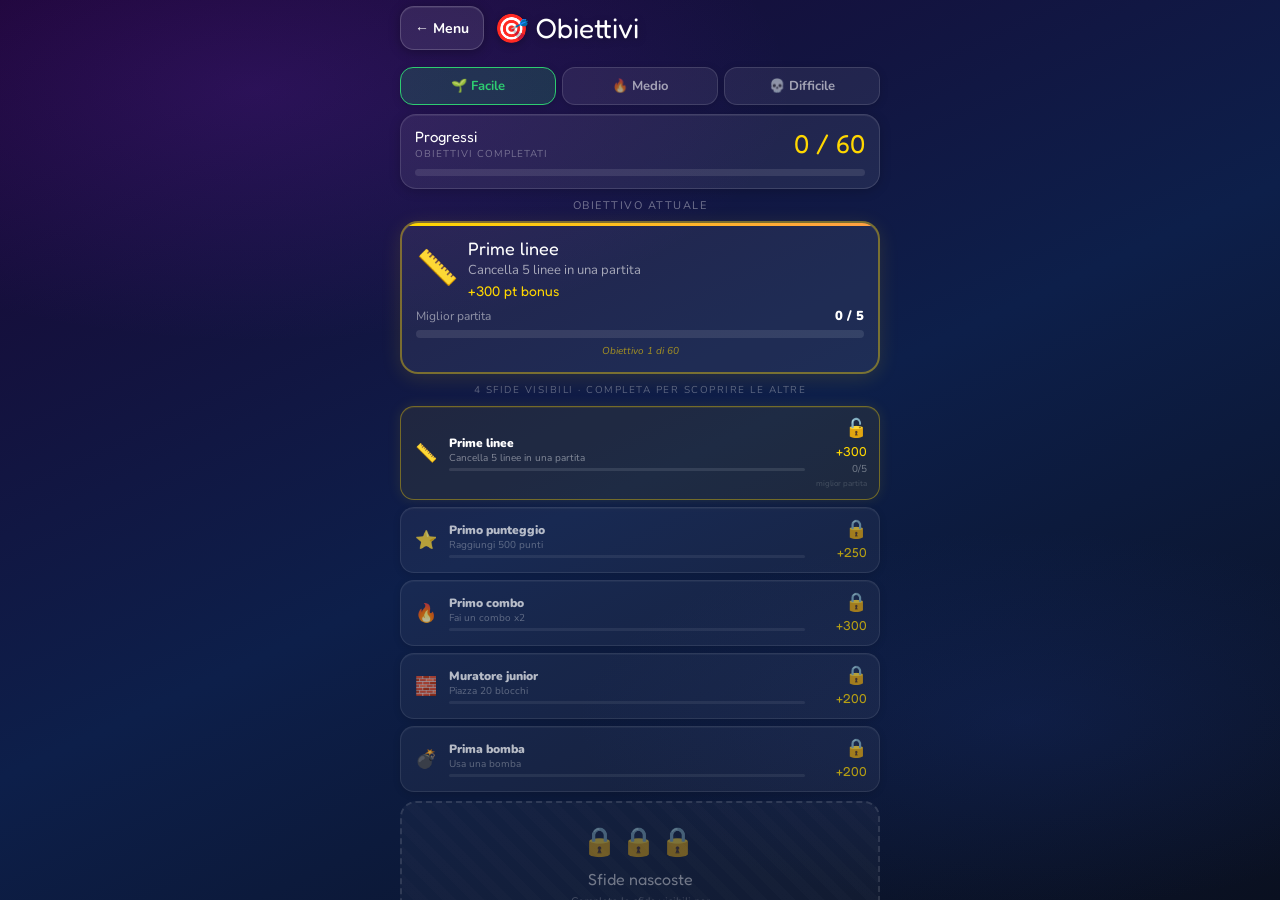
<file: objectives.html>
<!DOCTYPE html>
<html lang="it">
<head>
<meta charset="UTF-8">
<!-- Google Analytics -->
<script async src="https://www.googletagmanager.com/gtag/js?id=G-ZK7DJ4ZJ29"></script>
<script>
  window.dataLayer = window.dataLayer || [];
  function gtag(){dataLayer.push(arguments);}
  gtag("js", new Date());
  gtag("config", "G-ZK7DJ4ZJ29");
</script>
<meta name="google-adsense-account" content="ca-pub-3954056972955412">
<link rel="icon" type="image/png" href="icon-192.png">
<link rel="apple-touch-icon" href="icon-192.png">
<link rel="manifest" href="manifest.json">
<meta name="apple-mobile-web-app-title" content="FruitBlast">
<meta name="viewport" content="width=device-width,initial-scale=1,maximum-scale=1,user-scalable=no,viewport-fit=cover">
<meta name="mobile-web-app-capable" content="yes">
<meta name="apple-mobile-web-app-capable" content="yes">
<title>🎯 Obiettivi — FruitBlast</title>
<link rel="stylesheet" href="style.css">
<style>
.obj-page{gap:9px;}
.diff-tabs{display:flex;gap:6px;width:100%;}
.diff-tab{flex:1;padding:9px 0;border-radius:13px;cursor:pointer;text-align:center;font-size:13px;font-weight:700;font-family:'Nunito',sans-serif;background:rgba(255,255,255,.07);border:1px solid rgba(255,255,255,.13);color:rgba(255,255,255,.58);transition:all .18s;box-shadow:0 2px 8px rgba(0,0,0,.15);}
.diff-tab.active-easy{background:rgba(46,204,113,.18);border-color:#2ecc71;color:#2ecc71;}
.diff-tab.active-medium{background:rgba(241,196,15,.18);border-color:#f1c40f;color:#f1c40f;}
.diff-tab.active-hard{background:rgba(231,76,60,.18);border-color:#e74c3c;color:#e74c3c;}
.progress-header{width:100%;background:rgba(255,255,255,.07);border:1px solid rgba(255,255,255,.13);border-radius:16px;padding:12px 14px;box-shadow:0 2px 12px rgba(0,0,0,.2),inset 0 1px 0 rgba(255,255,255,.07);}
.ph-row{display:flex;align-items:center;justify-content:space-between;margin-bottom:8px;}
.ph-title{font-family:'Fredoka One',cursive;font-size:15px;color:#fff;}
.ph-sub{font-size:10px;color:rgba(255,255,255,.35);letter-spacing:1px;text-transform:uppercase;margin-top:1px;}
.ph-count{font-family:'Fredoka One',cursive;font-size:26px;color:var(--gold);line-height:1;}
.ph-bar-wrap{height:7px;background:rgba(255,255,255,.1);border-radius:4px;overflow:hidden;}
.ph-bar{height:100%;border-radius:4px;background:linear-gradient(90deg,var(--gold),#ff9f43);transition:width .6s cubic-bezier(.34,1.56,.64,1);}
.current-obj-wrap{width:100%;}
.current-label{font-size:11px;color:rgba(255,255,255,.4);text-transform:uppercase;letter-spacing:1.5px;margin-bottom:8px;text-align:center;}
.current-card{background:rgba(255,255,255,.07);border:2px solid rgba(255,215,0,.4);border-radius:18px;padding:14px;width:100%;position:relative;overflow:hidden;box-shadow:0 4px 20px rgba(255,215,0,.12),inset 0 1px 0 rgba(255,255,255,.08);}
.current-card::before{content:'';position:absolute;top:0;left:0;right:0;height:3px;background:linear-gradient(90deg,var(--gold),#ff9f43);}
.cc-head{display:flex;align-items:center;gap:10px;margin-bottom:8px;}
.cc-icon{font-size:34px;line-height:1;}
.cc-info{flex:1;}
.cc-name{font-family:'Fredoka One',cursive;font-size:18px;color:#fff;margin-bottom:2px;}
.cc-desc{font-size:13px;color:rgba(255,255,255,.6);line-height:1.4;}
.cc-reward{font-family:'Fredoka One',cursive;font-size:14px;color:var(--gold);margin-top:3px;}
.cc-progress{margin-top:8px;}
.cc-prog-row{display:flex;justify-content:space-between;align-items:center;margin-bottom:5px;}
.cc-prog-label{font-size:12px;color:rgba(255,255,255,.5);}
.cc-prog-val{font-size:13px;font-weight:900;color:#fff;}
.cc-bar-wrap{height:8px;background:rgba(255,255,255,.1);border-radius:4px;overflow:hidden;}
.cc-bar{height:100%;border-radius:4px;background:linear-gradient(90deg,var(--gold),#ff9f43);transition:width .5s cubic-bezier(.34,1.56,.64,1);}
.cc-note{font-size:10px;color:rgba(255,215,0,.6);text-align:center;margin-top:6px;font-style:italic;}
.section-label{font-size:10px;color:rgba(255,255,255,.32);text-transform:uppercase;letter-spacing:1.5px;text-align:center;width:100%;}
.obj-grid{display:flex;flex-direction:column;gap:7px;width:100%;}
.obj-row{background:rgba(255,255,255,.07);border:1px solid rgba(255,255,255,.13);border-radius:14px;padding:9px 12px;display:flex;align-items:center;gap:10px;box-shadow:0 2px 8px rgba(0,0,0,.18),inset 0 1px 0 rgba(255,255,255,.06);}
.obj-row.obj-active{border-color:rgba(255,215,0,.38);background:rgba(255,215,0,.07);box-shadow:0 0 14px rgba(255,215,0,.1),inset 0 1px 0 rgba(255,215,0,.1);}
.obj-row.obj-done{border-color:rgba(46,204,113,.35);background:rgba(46,204,113,.07);box-shadow:0 0 10px rgba(46,204,113,.08);}
.obj-row.obj-upcoming{opacity:.7;}
.or-icon{font-size:18px;min-width:26px;text-align:center;}
.or-info{flex:1;min-width:0;}
.or-name{font-size:12px;font-weight:900;color:#fff;margin-bottom:1px;}
.or-desc{font-size:10px;color:rgba(255,255,255,.45);line-height:1.25;}
.or-right{display:flex;flex-direction:column;align-items:flex-end;gap:3px;min-width:52px;}
.or-reward{font-family:'Fredoka One',cursive;font-size:13px;color:var(--gold);}
.or-status{font-size:18px;}
.or-prog{font-size:10px;color:rgba(255,255,255,.4);}
.or-bar-wrap{height:3px;background:rgba(255,255,255,.1);border-radius:2px;margin-top:4px;overflow:hidden;}
.or-bar{height:100%;border-radius:2px;background:var(--gold);}
.or-bar.done{background:var(--green);}
.hidden-card{width:100%;border-radius:16px;padding:20px 16px;text-align:center;background:rgba(255,255,255,.03);border:2px dashed rgba(255,255,255,.12);position:relative;overflow:hidden;}
.hidden-card::before{content:'';position:absolute;inset:0;background:repeating-linear-gradient(45deg,transparent,transparent 10px,rgba(255,255,255,.012) 10px,rgba(255,255,255,.012) 20px);}
.hc-locks{font-size:28px;letter-spacing:4px;display:block;margin-bottom:8px;opacity:.45;}
.hc-title{font-family:'Fredoka One',cursive;font-size:16px;color:rgba(255,255,255,.4);margin-bottom:5px;}
.hc-sub{font-size:11px;color:rgba(255,255,255,.22);line-height:1.5;}
.hc-pill{display:inline-flex;align-items:center;gap:6px;margin-top:12px;background:rgba(255,255,255,.07);border:1px solid rgba(255,255,255,.12);border-radius:20px;padding:5px 16px;font-size:12px;font-weight:900;color:rgba(255,255,255,.38);letter-spacing:.5px;}
.hc-pill-dot{width:6px;height:6px;border-radius:50%;background:rgba(255,255,255,.3);}
</style>
<script>
if('serviceWorker' in navigator && location.protocol !== 'file:'){
  navigator.serviceWorker.register('./sw.js').then(reg => {
    reg.update();
    reg.addEventListener('updatefound', () => {
      const sw = reg.installing;
      sw.addEventListener('statechange', () => {
        if(sw.state === 'installed' && navigator.serviceWorker.controller) window.location.reload();
      });
    });
  });
  navigator.serviceWorker.addEventListener('message', e => {
    if(e.data && e.data.type === 'SW_UPDATED') window.location.reload();
  });
}
</script>
<script async src="https://pagead2.googlesyndication.com/pagead/js/adsbygoogle.js?client=ca-pub-3954056972955412"
     crossorigin="anonymous"></script>
</head>
<body>
<div id="app">
<div class="page obj-page fade-in sub-page">

  <div class="page-header">
    <button class="back-btn" id="back-btn">← Menu</button>
    <div class="page-title">🎯 Obiettivi</div>
  </div>

  <div class="diff-tabs">
    <button class="diff-tab" data-diff="easy">🌱 Facile</button>
    <button class="diff-tab" data-diff="medium">🔥 Medio</button>
    <button class="diff-tab" data-diff="hard">💀 Difficile</button>
  </div>

  <div class="progress-header">
    <div class="ph-row">
      <div>
        <div class="ph-title">Progressi</div>
        <div class="ph-sub">obiettivi completati</div>
      </div>
      <div class="ph-count" id="ph-count">0 / 30</div>
    </div>
    <div class="ph-bar-wrap"><div class="ph-bar" id="ph-bar" style="width:0%"></div></div>
  </div>

  <div class="current-obj-wrap">
    <div class="current-label">Obiettivo attuale</div>
    <div class="current-card">
      <div class="cc-head">
        <div class="cc-icon" id="cc-icon">🎯</div>
        <div class="cc-info">
          <div class="cc-name" id="cc-name">—</div>
          <div class="cc-desc" id="cc-desc">—</div>
          <div class="cc-reward" id="cc-reward">+0 pt</div>
        </div>
      </div>
      <div class="cc-progress">
        <div class="cc-prog-row">
          <span class="cc-prog-label">Progresso</span>
          <span class="cc-prog-val" id="cc-prog-val">0 / 0</span>
        </div>
        <div class="cc-bar-wrap"><div class="cc-bar" id="cc-bar" style="width:0%"></div></div>
      </div>
      <div class="cc-note" id="cc-note"></div>
    </div>
  </div>

  <div class="section-label" id="section-label"></div>
  <div class="obj-grid" id="obj-grid"></div>

  <div class="hidden-card" id="hidden-card" style="display:none;">
    <span class="hc-locks">🔒🔒🔒</span>
    <div class="hc-title">Sfide nascoste</div>
    <div class="hc-sub">Completa le sfide visibili per<br>scoprire i prossimi obiettivi</div>
    <div class="hc-pill">
      <div class="hc-pill-dot"></div>
      <span id="hc-count">+25 nascoste</span>
      <div class="hc-pill-dot"></div>
    </div>
  </div>

</div>
</div>

<script src="data.js"></script>
<script>
const $=id=>document.getElementById(id);
const VISIBLE_AHEAD = 5;
let activeDiff = sessionStorage.getItem('fb_diff')||'easy';

function render(){
  const objs = OBJECTIVES[activeDiff];
  const state = getObjState(activeDiff);
  const completed = new Set(state.completed||[]);
  const doneCount = completed.size;

  // Derive current index from completed set (first non-completed), not stored idx which can desync
  let idx = objs.findIndex(o => !completed.has(o.id));
  if(idx === -1) idx = objs.length - 1; // all done

  document.querySelectorAll('.diff-tab').forEach(t=>{
    t.className='diff-tab'+(t.dataset.diff===activeDiff?' active-'+activeDiff:'');
  });

  $('ph-count').textContent = doneCount+' / '+objs.length;
  $('ph-bar').style.width = Math.round(doneCount/objs.length*100)+'%';

  const cur = objs[idx];
  const isDone = completed.has(cur.id);
  const prog = isDone ? cur.target : getProgress(cur, activeDiff);
  $('cc-icon').textContent = cur.icon;
  $('cc-name').textContent = cur.name;
  $('cc-desc').textContent = cur.desc;
  $('cc-reward').textContent = '+'+cur.reward.toLocaleString()+' pt bonus';
  $('cc-prog-val').textContent = Math.min(prog,cur.target)+' / '+cur.target;
  $('cc-bar').style.width = Math.min(100,Math.round(prog/cur.target*100))+'%';
  $('cc-bar').style.background = isDone ? 'var(--green)' : '';
  // Mostra label corretta: cumulativo vs singola partita
  document.querySelector('.cc-prog-label').textContent =
    isDone ? 'Completato' : cur.cum ? 'Totale accumulato' : 'Miglior partita';
  $('cc-note').textContent = isDone && idx === objs.length-1
    ? '🏆 Tutti gli obiettivi completati!'
    : isDone
    ? '✅ Completato!'
    : (idx+1 < objs.length ? `Obiettivo ${idx+1} di ${objs.length}` : 'Ultimo obiettivo!');

  const visibleEnd = idx + VISIBLE_AHEAD;
  const grid = $('obj-grid');
  grid.innerHTML = '';

  objs.forEach((o,i)=>{
    const done = completed.has(o.id);
    const active = i === idx && !done;
    const upcoming = !done && !active && i < visibleEnd;
    if(!done && !active && !upcoming) return;

    const p = done ? o.target : (active ? Math.min(getProgress(o,activeDiff),o.target) : 0);
    const pPct = Math.round(p/o.target*100);
    const progSub = active && !done ? (o.cum ? '<br><span style="font-size:8px;opacity:.45">totale accumulato</span>' : '<br><span style="font-size:8px;opacity:.45">miglior partita</span>') : '';
    const row = document.createElement('div');
    row.className = 'obj-row'+(active?' obj-active':done?' obj-done':' obj-upcoming');
    row.innerHTML = `
      <div class="or-icon">${o.icon}</div>
      <div class="or-info">
        <div class="or-name">${o.name}</div>
        <div class="or-desc">${o.desc}</div>
        <div class="or-bar-wrap"><div class="or-bar${done?' done':''}" style="width:${pPct}%"></div></div>
      </div>
      <div class="or-right">
        <div class="or-status">${done?'✅':active?'🔓':'🔒'}</div>
        <div class="or-reward">+${o.reward.toLocaleString()}</div>
        <div class="or-prog" style="text-align:right">${done||active ? p+'/'+o.target+progSub : ''}</div>
      </div>`;
    grid.appendChild(row);
  });

  const ahead = Math.min(VISIBLE_AHEAD-1, objs.length-1-idx);
  $('section-label').textContent = doneCount > 0
    ? `${doneCount} completat${doneCount===1?'o':'i'} · ${ahead} prossim${ahead===1?'a':'e'} visibili`
    : `${ahead} sfide visibili · completa per scoprire le altre`;

  const hiddenCount = objs.length - visibleEnd;
  const hc = $('hidden-card');
  if(hiddenCount > 0){
    hc.style.display = 'block';
    $('hc-count').textContent = '+'+hiddenCount+' nascost'+(hiddenCount===1?'a':'e');
  } else {
    hc.style.display = 'none';
  }
}

function getProgress(obj, d){
  try{
    const raw = localStorage.getItem('fb_stats_'+d);
    if(!raw) return 0;
    return JSON.parse(raw)[obj.type]||0;
  }catch(e){ return 0; }
}

document.querySelectorAll('.diff-tab').forEach(t=>{
  t.addEventListener('click',()=>{ activeDiff=t.dataset.diff; render(); });
});
$('back-btn').addEventListener('click',()=>{ location.href='index.html'; });
render();
</script>
</body>
</html>
</file>
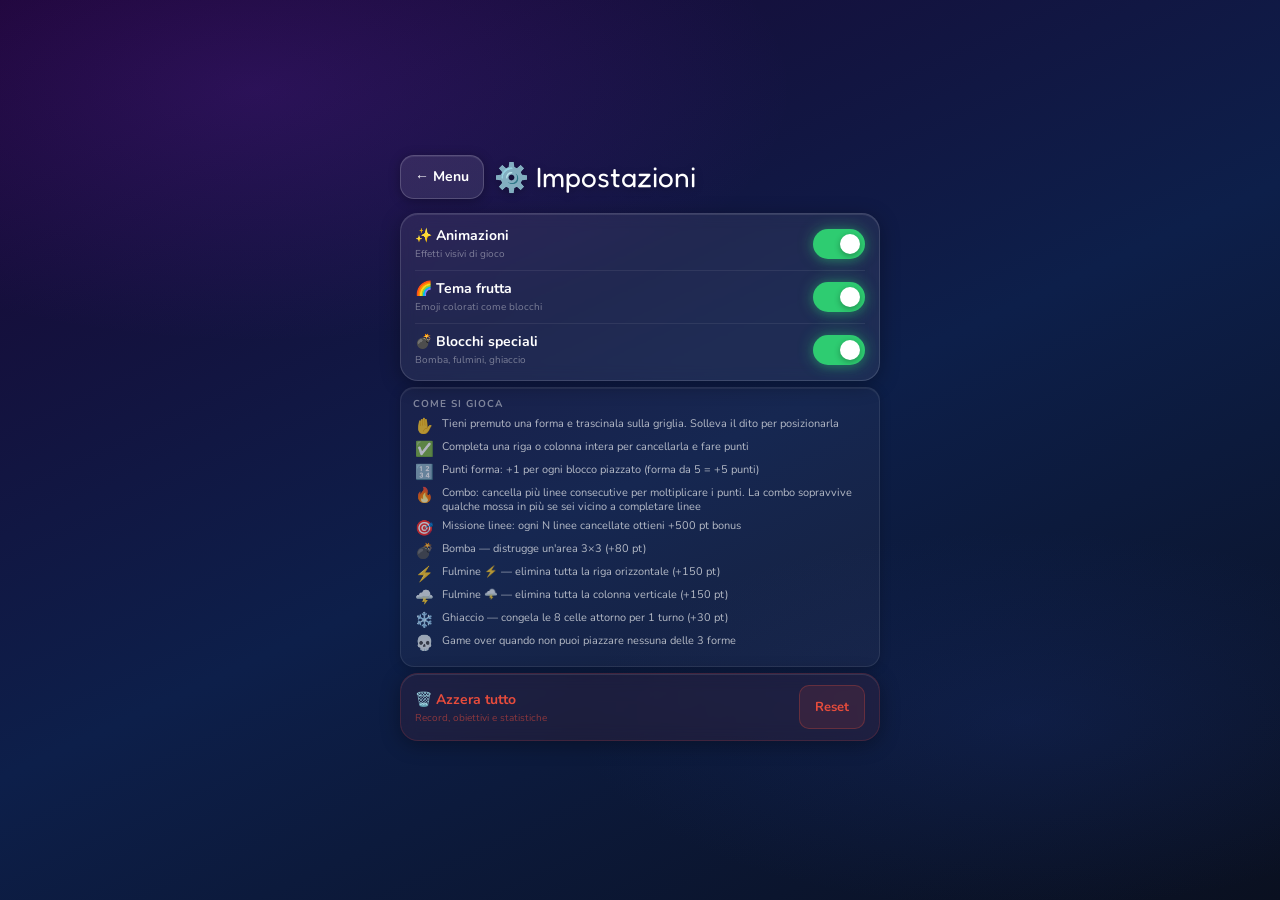
<file: settings.html>
<!DOCTYPE html>
<html lang="it">
<head>
<meta charset="UTF-8">
<!-- Google Analytics -->
<script async src="https://www.googletagmanager.com/gtag/js?id=G-ZK7DJ4ZJ29"></script>
<script>
  window.dataLayer = window.dataLayer || [];
  function gtag(){dataLayer.push(arguments);}
  gtag("js", new Date());
  gtag("config", "G-ZK7DJ4ZJ29");
</script>
<meta name="google-adsense-account" content="ca-pub-3954056972955412">
<link rel="icon" type="image/png" href="icon-192.png">
<link rel="apple-touch-icon" href="icon-192.png">
<link rel="manifest" href="manifest.json">
<meta name="apple-mobile-web-app-title" content="FruitBlast">
<meta name="viewport" content="width=device-width,initial-scale=1,maximum-scale=1,user-scalable=no,viewport-fit=cover">
<meta name="mobile-web-app-capable" content="yes">
<meta name="apple-mobile-web-app-capable" content="yes">
<title>⚙️ Impostazioni — FruitBlast</title>
<link rel="stylesheet" href="style.css">
<style>
.set-page{gap:6px;justify-content:center;}
/* Compact how-box for settings */
.set-page .how-box{padding:9px 12px;}
.set-page .how-title{font-size:10px;margin-bottom:6px;}
.set-page .how-row{font-size:11px;margin-bottom:5px;gap:7px;line-height:1.3;}
.set-page .how-icon{font-size:15px;min-width:22px;}
/* Compact glass-card rows */
.set-page .glass-card{padding:11px 14px;}
.set-page .srow{min-height:38px;}
.set-page .sep{margin:7px 0;}
.set-page .sinfo .slabel{font-size:14px;}
.set-page .sinfo .ssub{font-size:10px;}
</style>
 
<script>
if('serviceWorker' in navigator){
  navigator.serviceWorker.register('./sw.js').then(reg => {
    reg.update();
    reg.addEventListener('updatefound', () => {
      const sw = reg.installing;
      sw.addEventListener('statechange', () => {
        if(sw.state === 'installed' && navigator.serviceWorker.controller){
          window.location.reload();
        }
      });
    });
  });
  // Ascolta il messaggio dal SW: nuovo deploy rilevato -> ricarica subito
  navigator.serviceWorker.addEventListener('message', e => {
    if(e.data && e.data.type === 'SW_UPDATED') window.location.reload();
  });
}
</script>
<script async src="https://pagead2.googlesyndication.com/pagead/js/adsbygoogle.js?client=ca-pub-3954056972955412"
     crossorigin="anonymous"></script>
</head>
<body>
<div id="app">
<div class="page set-page fade-in sub-page">
 
  <div class="page-header">
    <button class="back-btn" id="back-btn">← Menu</button>
    <div class="page-title">⚙️ Impostazioni</div>
  </div>
 
  <div class="glass-card">
    <div class="srow">
      <div class="sinfo"><div class="slabel">✨ Animazioni</div><div class="ssub">Effetti visivi di gioco</div></div>
      <button class="toggle" id="tog-anim"></button>
    </div>
    <div class="sep"></div>
    <div class="srow">
      <div class="sinfo"><div class="slabel">🌈 Tema frutta</div><div class="ssub">Emoji colorati come blocchi</div></div>
      <button class="toggle" id="tog-fruit"></button>
    </div>
    <div class="sep"></div>
    <div class="srow">
      <div class="sinfo"><div class="slabel">💣 Blocchi speciali</div><div class="ssub">Bomba, fulmini, ghiaccio</div></div>
      <button class="toggle" id="tog-special"></button>
    </div>
  </div>
 
  <div class="how-box">
    <div class="how-title">Come si gioca</div>
    <div class="how-row"><span class="how-icon">✋</span>Tieni premuto una forma e trascinala sulla griglia. Solleva il dito per posizionarla</div>
    <div class="how-row"><span class="how-icon">✅</span>Completa una riga o colonna intera per cancellarla e fare punti</div>
    <div class="how-row"><span class="how-icon">🔢</span>Punti forma: +1 per ogni blocco piazzato (forma da 5 = +5 punti)</div>
    <div class="how-row"><span class="how-icon">🔥</span>Combo: cancella più linee consecutive per moltiplicare i punti. La combo sopravvive qualche mossa in più se sei vicino a completare linee</div>
    <div class="how-row"><span class="how-icon">🎯</span>Missione linee: ogni N linee cancellate ottieni +500 pt bonus</div>
    <div class="how-row"><span class="how-icon">💣</span>Bomba — distrugge un'area 3×3 (+80 pt)</div>
    <div class="how-row"><span class="how-icon">⚡</span>Fulmine ⚡ — elimina tutta la riga orizzontale (+150 pt)</div>
    <div class="how-row"><span class="how-icon">🌩️</span>Fulmine 🌩️ — elimina tutta la colonna verticale (+150 pt)</div>
    <div class="how-row"><span class="how-icon">❄️</span>Ghiaccio — congela le 8 celle attorno per 1 turno (+30 pt)</div>
    <div class="how-row"><span class="how-icon">💀</span>Game over quando non puoi piazzare nessuna delle 3 forme</div>
  </div>
 
  <div class="glass-card danger-card">
    <div class="srow">
      <div class="sinfo">
        <div class="slabel" style="color:#e74c3c;">🗑️ Azzera tutto</div>
        <div class="ssub" style="color:rgba(231,76,60,.55);">Record, obiettivi e statistiche</div>
      </div>
      <button class="btn-danger" id="reset-btn">Reset</button>
    </div>
  </div>
 
</div>
</div>
 
<script src="data.js"></script>
<script>
const $=id=>document.getElementById(id);
let SET = getSettings();
 
function applyUI(){
  ['anim','fruit','special'].forEach(k=>{
    const t=$('tog-'+k); if(t) t.className='toggle'+(SET[k]?' on':'');
  });
}
 
['anim','fruit','special'].forEach(k=>{
  $('tog-'+k).addEventListener('click',()=>{ SET[k]=!SET[k]; applyUI(); saveSettings(SET); });
});
$('reset-btn').addEventListener('click',()=>{
  if(!confirm('Sei sicuro? Verranno cancellati record, obiettivi e statistiche.')) return;
  ['easy','medium','hard'].forEach(d=>{
    localStorage.removeItem('fb_best_'+d);
    localStorage.removeItem('fb_obj_'+d);
    localStorage.removeItem('fb_stats_'+d);
  });
  localStorage.removeItem('fb_bonus');
  localStorage.removeItem('fb_owned_sets');
  localStorage.removeItem('fb_active_set');
  localStorage.removeItem('fb_owned_colors');
  localStorage.removeItem('fb_active_color_id');
  localStorage.removeItem('fb_active_color');
  alert('✅ Dati azzerati!');
});
$('back-btn').addEventListener('click',()=>{ location.href='index.html'; });
 
applyUI();
</script>
</body>
</html>
</file>
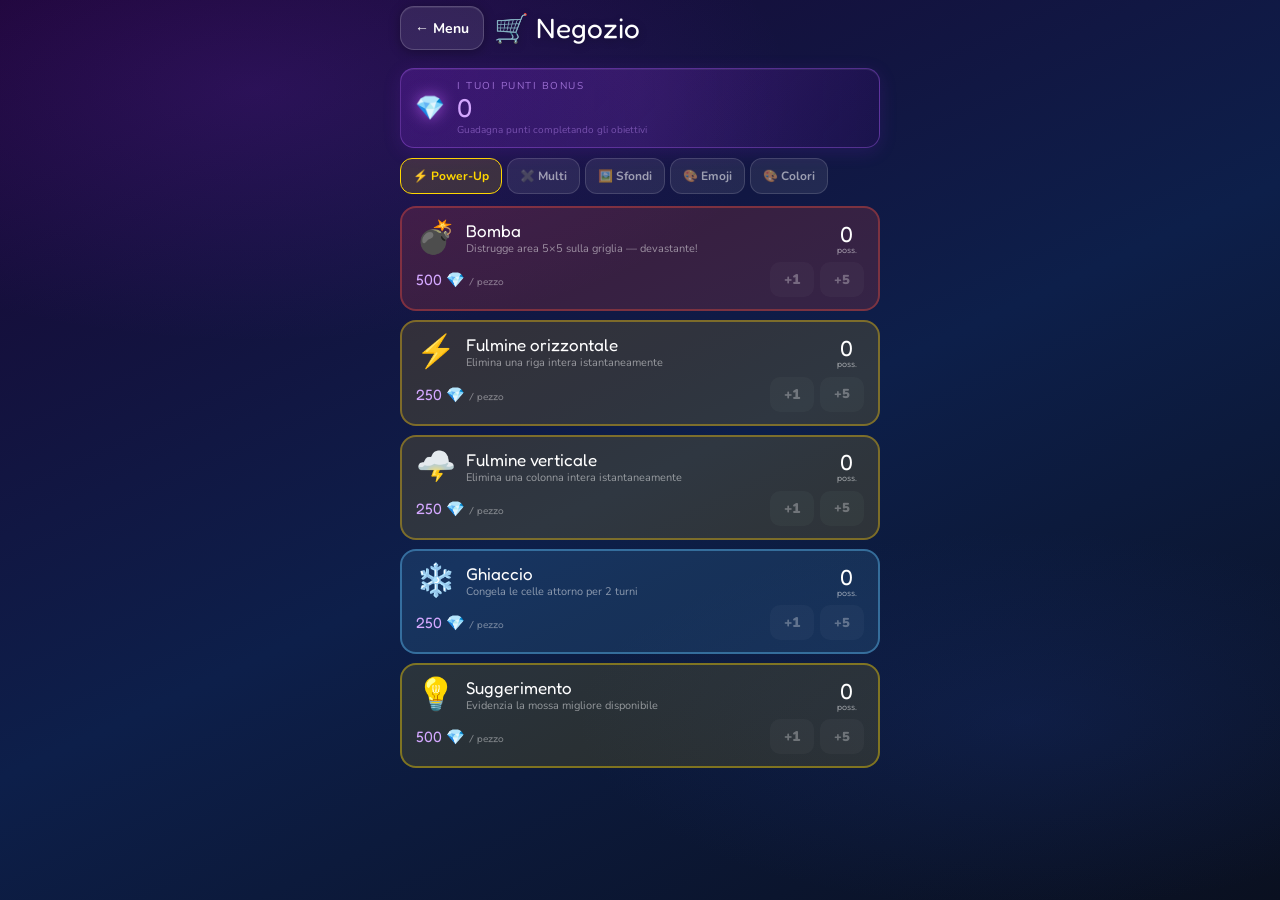
<file: shop.html>
<!DOCTYPE html>
<html lang="it">
<head>
<meta charset="UTF-8">
<!-- Google Analytics -->
<script async src="https://www.googletagmanager.com/gtag/js?id=G-ZK7DJ4ZJ29"></script>
<script>
  window.dataLayer = window.dataLayer || [];
  function gtag(){dataLayer.push(arguments);}
  gtag("js", new Date());
  gtag("config", "G-ZK7DJ4ZJ29");
</script>
<meta name="google-adsense-account" content="ca-pub-3954056972955412">
<link rel="icon" type="image/png" href="icon-192.png">
<link rel="apple-touch-icon" href="icon-192.png">
<link rel="manifest" href="manifest.json">
<meta name="apple-mobile-web-app-title" content="FruitBlast">
<meta name="viewport" content="width=device-width,initial-scale=1,maximum-scale=1,user-scalable=no,viewport-fit=cover">
<meta name="mobile-web-app-capable" content="yes">
<meta name="apple-mobile-web-app-capable" content="yes">
<meta name="apple-mobile-web-app-status-bar-style" content="black-translucent">
<title>🛒 Negozio — FruitBlast</title>
<link rel="stylesheet" href="style.css">
<style>
.shop-page{ gap:10px; }

.credits-bar{
  width:100%;
  background:linear-gradient(135deg,rgba(138,43,226,.24),rgba(75,0,130,.16));
  border:1px solid rgba(180,100,255,.36);
  border-radius:14px; padding:10px 14px;
  display:flex; align-items:center; gap:12px;
  position:relative; overflow:hidden;
  box-shadow:0 4px 18px rgba(138,43,226,.15),inset 0 1px 0 rgba(255,255,255,.07);
}
.credits-bar::before{
  content:''; position:absolute; inset:0;
  background:linear-gradient(90deg,transparent,rgba(180,100,255,.07),transparent);
  animation:cShimmer 4s infinite;
}
@keyframes cShimmer{0%{transform:translateX(-100%)}100%{transform:translateX(100%)}}
.cb-gem{ font-size:24px; filter:drop-shadow(0 0 8px rgba(200,100,255,.7)); flex-shrink:0; }
.cb-info{ flex:1; }
.cb-label{ font-size:10px; color:rgba(200,150,255,.7); letter-spacing:1.5px; text-transform:uppercase; margin-bottom:2px; }
.cb-val{ font-family:'Fredoka One',cursive; font-size:clamp(20px,6vw,26px); color:#d4a8ff; line-height:1; }
.cb-sub{ font-size:10px; color:rgba(200,150,255,.45); margin-top:2px; }

/* Tabs */
.shop-tabs{
  display:flex; gap:5px; width:100%;
  overflow-x:auto; -webkit-overflow-scrolling:touch;
  scrollbar-width:none; padding-bottom:2px;
}
.shop-tabs::-webkit-scrollbar{ display:none; }
.shop-tab{
  flex-shrink:0; padding:9px 12px; border-radius:12px; cursor:pointer;
  text-align:center; font-size:12px; font-weight:700; white-space:nowrap;
  font-family:'Nunito',sans-serif;
  background:var(--glass); border:1px solid var(--gb);
  color:rgba(255,255,255,.55); transition:all .18s;
}
.shop-tab.active{ background:rgba(255,215,0,.14); border-color:var(--gold); color:var(--gold); }

/* Section panels */
.shop-panel{ display:none; flex-direction:column; gap:9px; width:100%; }
.shop-panel.visible{ display:flex; }

/* Cards */
.item-card{
  width:100%; border-radius:16px; padding:12px 14px;
  background:var(--glass); border:2px solid var(--gb);
  position:relative; overflow:hidden;
  transition:border-color .2s, box-shadow .2s;
}
.item-card.owned-card{ border-color:rgba(46,204,113,.25); }
.item-card.active-card{
  border-color:var(--gold);
  box-shadow:0 4px 18px rgba(255,215,0,.2);
}
.item-card.active-card::before{
  content:''; position:absolute; top:0; left:0; right:0; height:3px;
  background:linear-gradient(90deg,var(--gold),#ff9f43);
}

.ic-head{ display:flex; align-items:center; gap:10px; margin-bottom:9px; }
.ic-main-icon{ font-size:28px; line-height:1; flex-shrink:0; }
.ic-info{ flex:1; min-width:0; }
.ic-name{ font-family:'Fredoka One',cursive; font-size:17px; color:#fff; margin-bottom:1px; }
.ic-desc{ font-size:11px; color:rgba(255,255,255,.5); line-height:1.3; }

/* Emoji preview */
.ic-emojis{
  display:flex; gap:5px; flex-wrap:wrap;
  background:rgba(255,255,255,.04); border-radius:10px;
  padding:7px 9px; margin-bottom:10px;
}
.ic-emojis span{ font-size:20px; line-height:1; }

/* Color preview */
.ic-colors{
  display:flex; gap:7px; flex-wrap:wrap;
  background:rgba(255,255,255,.04); border-radius:10px;
  padding:8px 10px; margin-bottom:10px; align-items:center;
}
.color-dot{
  width:30px; height:30px; border-radius:8px;
  border:2px solid rgba(255,255,255,.25);
  flex-shrink:0;
}
.color-range-label{
  font-size:11px; color:rgba(255,255,255,.5); font-style:italic;
  margin-left:2px; line-height:1.3;
}

/* Footer */
.ic-footer{ display:flex; align-items:center; justify-content:space-between; gap:8px; }
.ic-price{ font-family:'Fredoka One',cursive; font-size:15px; color:#d4a8ff; }
.ic-price.free{ color:var(--green); }
.ic-price.spent{ color:rgba(255,255,255,.25); }

.ic-badge{
  position:absolute; top:9px; right:9px;
  font-size:10px; font-weight:900;
  border-radius:7px; padding:2px 7px; letter-spacing:.5px;
}
.ic-badge.owned{ background:rgba(46,204,113,.18); color:#2ecc71; border:1px solid rgba(46,204,113,.3); }
.ic-badge.active{ background:rgba(255,215,0,.15); color:var(--gold); border:1px solid rgba(255,215,0,.3); }

/* Buttons */
.btn-buy{
  background:linear-gradient(135deg,#9b59b6,#6c3483);
  color:#fff; border:none; border-radius:10px;
  padding:8px 16px; font-size:13px; font-weight:900;
  font-family:'Nunito',sans-serif; cursor:pointer;
  box-shadow:0 3px 10px rgba(155,89,182,.35);
  transition:transform .15s; white-space:nowrap;
}
.btn-buy:active{ transform:scale(.95); }
.btn-buy:disabled{ opacity:.35; cursor:default; background:rgba(255,255,255,.1); box-shadow:none; }
.btn-equip{
  background:linear-gradient(135deg,#27ae60,#1e8449);
  color:#fff; border:none; border-radius:10px;
  padding:8px 16px; font-size:13px; font-weight:900;
  font-family:'Nunito',sans-serif; cursor:pointer;
  box-shadow:0 3px 10px rgba(39,174,96,.3);
  transition:transform .15s;
}
.btn-equip:active{ transform:scale(.95); }
.btn-active{
  background:rgba(255,215,0,.12); color:var(--gold);
  border:1px solid rgba(255,215,0,.3); border-radius:10px;
  padding:8px 16px; font-size:13px; font-weight:900;
  font-family:'Nunito',sans-serif; white-space:nowrap;
}
.pu-owned-badge{
  font-family:'Fredoka One',cursive; font-size:22px; color:#fff;
  display:flex; flex-direction:column; align-items:center;
  min-width:36px; text-align:center; line-height:1;
}
.btn-buy-pu{
  background:linear-gradient(135deg,#9b59b6,#6c3483);
  color:#fff; border:none; border-radius:10px;
  padding:8px 14px; font-size:14px; font-weight:900;
  font-family:'Nunito',sans-serif; cursor:pointer;
  box-shadow:0 3px 10px rgba(155,89,182,.35);
  transition:transform .15s; white-space:nowrap;
}
.btn-buy-pu:active{ transform:scale(.93); }
.btn-buy-pu:disabled{ opacity:.32; cursor:default; background:rgba(255,255,255,.1); box-shadow:none; }
.btn-buy-5{
  background:linear-gradient(135deg,#8e44ad,#512e5f);
  font-size:13px;
}

/* Toast */
#shop-toast{
  position:fixed;
  bottom:calc(env(safe-area-inset-bottom,0px) + 24px);
  left:50%; transform:translateX(-50%) translateY(16px);
  background:rgba(20,8,46,.97); border:1px solid rgba(255,255,255,.18);
  color:#fff; font-size:14px; font-weight:700;
  border-radius:50px; padding:10px 24px;
  opacity:0; transition:opacity .22s, transform .22s;
  z-index:999; white-space:nowrap; pointer-events:none;
  font-family:'Nunito',sans-serif;
  box-shadow:0 4px 20px rgba(0,0,0,.5);
}
#shop-toast.show{ opacity:1; transform:translateX(-50%) translateY(0); }
</style>
<script>
if('serviceWorker' in navigator){
  navigator.serviceWorker.register('./sw.js').then(reg => {
    reg.update();
    reg.addEventListener('updatefound', () => {
      const sw = reg.installing;
      sw.addEventListener('statechange', () => {
        if(sw.state === 'installed' && navigator.serviceWorker.controller) window.location.reload();
      });
    });
  });
  navigator.serviceWorker.addEventListener('message', e => {
    if(e.data && e.data.type === 'SW_UPDATED') window.location.reload();
  });
}
</script>
<script async src="https://pagead2.googlesyndication.com/pagead/js/adsbygoogle.js?client=ca-pub-3954056972955412"
     crossorigin="anonymous"></script>
</head>
<body>
<div id="app">
<div class="page shop-page fade-in sub-page">

  <div class="page-header">
    <button class="back-btn" id="back-btn">← Menu</button>
    <div class="page-title">🛒 Negozio</div>
  </div>

  <div class="credits-bar">
    <div class="cb-gem">💎</div>
    <div class="cb-info">
      <div class="cb-label">I tuoi Punti Bonus</div>
      <div class="cb-val" id="credits-val">0</div>
      <div class="cb-sub">Guadagna punti completando gli obiettivi</div>
    </div>
  </div>

  <div class="shop-tabs" id="shop-tabs-row">
    <button class="shop-tab active" data-tab="powerup">⚡ Power-Up</button>
    <button class="shop-tab" data-tab="multi">✖️ Multi</button>
    <button class="shop-tab" data-tab="sfondi">🖼️ Sfondi</button>
    <button class="shop-tab" data-tab="emoji">🎨 Emoji</button>
    <button class="shop-tab" data-tab="colori">🎨 Colori</button>
  </div>

  <div class="shop-panel visible" id="panel-powerup"></div>
  <div class="shop-panel" id="panel-multi"></div>
  <div class="shop-panel" id="panel-sfondi"></div>
  <div class="shop-panel" id="panel-emoji"></div>
  <div class="shop-panel" id="panel-colori"></div>

</div>
</div>

<div id="shop-toast"></div>

<script src="data.js"></script>
<script>
// ── Catalogo emoji sets ──
const EMOJI_SETS = [
  // ── Gratis ──
  { id:'frutta',   icon:'🍉', name:'Frutta classica',    desc:'Il set originale — frutta fresca e colorata',            emojis:['🍎','🍊','🍋','🍇','🍓','🫐','🍑','🍒','🥝','🍍'],               price:0    },
  // ── Base 1000-2000 ──
  { id:'cibo',     icon:'🍕', name:'Cibo & Dolci',        desc:'Pizza, gelato, sushi e altri sfizi deliziosi',           emojis:['🍕','🍔','🌮','🍣','🍩','🎂','🧁','🍫','🍦','🥐'],               price:1000 },
  { id:'animali',  icon:'🦁', name:'Animali selvaggi',    desc:'Savana, mare e giungla sulla tua griglia',               emojis:['🦁','🐘','🦊','🐧','🦋','🐬','🦄','🐸','🦀','🐙'],               price:1500 },
  { id:'sport',    icon:'⚽', name:'Sport',               desc:'Per i veri campioni dentro e fuori dal campo',           emojis:['⚽','🏀','🎾','🏈','⚾','🏐','🎱','🏓','🥊','🎯'],               price:1800 },
  { id:'bandiere', icon:'🏳️', name:'Bandiere del mondo',  desc:'Gira il globo blocco per blocco',                        emojis:['🇮🇹','🇺🇸','🇯🇵','🇧🇷','🇫🇷','🇩🇪','🇪🇸','🇬🇧','🇦🇷','🇰🇷'],         price:1800 },
  { id:'cuori',    icon:'❤️', name:'Cuori & Amore',       desc:'Blocchi pieni d\'amore in ogni colore',                  emojis:['❤️','🧡','💛','💚','💙','💜','🖤','🤍','🩷','🩶'],               price:1200 },
  // ── Medio 2000-3000 ──
  { id:'natura',   icon:'🌸', name:'Natura & Piante',     desc:'Fiori, foglie e la bellezza del mondo naturale',         emojis:['🌸','🌺','🌻','🌴','🍄','🌊','🔥','❄️','🌈','⚡'],               price:2200 },
  { id:'veicoli',  icon:'🚗', name:'Veicoli',             desc:'Auto, aerei, navi — tutta la velocità del mondo',        emojis:['🚗','✈️','🚂','🚢','🏎️','🚁','🛵','🚀','🛺','🚲'],               price:2000 },
  { id:'calcio',   icon:'⚽', name:'Calcio',              desc:'Per i veri tifosi — ogni blocco è un calcio a rete',     emojis:['⚽','🥅','🧤','👟','🏆','🎽','🟨','🟥','📣','🎊'],               price:2000 },
  { id:'facce',    icon:'😀', name:'Faccine & Mood',      desc:'Ogni blocco esprime un\'emozione diversa',               emojis:['😀','😎','🤩','😤','🥳','🤯','😴','🥺','😈','🤖'],               price:2200 },
  { id:'gemme',    icon:'💎', name:'Gemme & Tesori',      desc:'Diamanti, rubini e oro puro — lusso assoluto',           emojis:['💎','💍','👑','🏆','🥇','⭐','💰','🎖️','🔮','✨'],               price:2500 },
  { id:'halloween',icon:'🎃', name:'Halloween',           desc:'Fantasmi, streghe e zombi sulla griglia',                emojis:['🎃','👻','🕷️','🦇','☠️','🌙','🔮','🕯️','🧟','🩸'],               price:2400 },
  { id:'natale',   icon:'🎅', name:'Natale & Feste',      desc:'Babbo Natale, renne e fiocchi di neve',                  emojis:['🎅','🦌','⛄','🎄','🎁','❄️','🔔','🕯️','🧦','🍪'],               price:2400 },
  // ── Premium 3000+ ──
  { id:'spazio',   icon:'🚀', name:'Spazio profondo',     desc:'Stelle, pianeti e galassie nel tuo gioco',               emojis:['🚀','🌙','⭐','🪐','☄️','🛸','🌌','💫','🔭','👾'],               price:3000 },
  { id:'draghi',   icon:'🐉', name:'Draghi & Fantasy',    desc:'Magia, draghi e spade — benvenuto nell\'avventura',      emojis:['🐉','🧙','⚔️','🛡️','🏰','🧝','🔱','🌟','🔥','💀'],               price:3200 },
  { id:'musica',   icon:'🎵', name:'Musica & Note',       desc:'Vivi il ritmo — ogni blocco è una nota',                 emojis:['🎵','🎸','🥁','🎹','🎺','🎻','🎤','🎧','🎷','🪗'],               price:3000 },
  { id:'giappone', icon:'⛩️', name:'Giappone',           desc:'Cultura, sakura e samurai in ogni blocco',               emojis:['⛩️','🌸','🗻','🍱','🥷','🎎','🉐','🎏','🀄','🍜'],               price:3500 },
  { id:'oceano',   icon:'🌊', name:'Fondo dell\'oceano',  desc:'Pesci, coralli e creature degli abissi',                 emojis:['🐠','🦈','🐙','🦀','🦞','🐡','🐚','🪸','🦑','🐳'],               price:3200 },
  { id:'dinosauri',icon:'🦕', name:'Dinosauri',           desc:'Giurassico sulla griglia — ruggi e conquista',           emojis:['🦕','🦖','🦴','🌋','🥚','🌿','💥','🐊','🦎','🏔️'],               price:3500 },
  { id:'robot',    icon:'🤖', name:'Robot & Tech',        desc:'Intelligenza artificiale e circuiti ad ogni livello',    emojis:['🤖','💻','📱','⚙️','🔋','💡','🛸','📡','🔬','🧬'],               price:4000 },
  { id:'cibo2',    icon:'🥩', name:'Cucina del mondo',    desc:'Sapori internazionali da ogni angolo del pianeta',       emojis:['🥩','🍜','🥘','🫕','🥗','🍛','🥙','🫔','🍤','🥮'],               price:4000 },
];

// ── Catalogo colori blocchi ──
const COLOR_THEMES = [
  // ── Gratis ──
  { id:'default',   icon:'🪟', name:'Vetro (default)',    desc:'Blocchi trasparenti senza colore',
    colors:['rgba(255,255,255,.15)','rgba(255,255,255,.1)'],   price:0    },
  // ── Base 1000-2000 ──
  { id:'rosso',     icon:'🔴', name:'Rosso fuoco',        desc:'Blocchi rosso intenso — aggressivo e deciso',
    colors:['#c0392b','#e74c3c','#ff6b6b'],                     price:1000 },
  { id:'blu',       icon:'🔵', name:'Blu oceano',         desc:'Blocchi blu profondo come il mare',
    colors:['#1a5276','#2980b9','#5dade2'],                     price:1200 },
  { id:'verde',     icon:'🟢', name:'Verde foresta',      desc:'Blocchi verde brillante — fresco e naturale',
    colors:['#1e8449','#27ae60','#58d68d'],                     price:1400 },
  { id:'giallo',    icon:'🟡', name:'Giallo oro',         desc:'Blocchi giallo dorato — splendono come trofei',
    colors:['#b7950b','#f1c40f','#f9e547'],                     price:1600 },
  { id:'viola',     icon:'🟣', name:'Viola elettrico',    desc:'Blocchi viola vivido — misteriosi e potenti',
    colors:['#6c3483','#9b59b6','#c39bd3'],                     price:1800 },
  { id:'arancio',   icon:'🟠', name:'Arancio vulcano',    desc:'Blocchi arancio incandescente',
    colors:['#ba4a00','#e67e22','#f0a500'],                     price:2200 },
  // ── Medio 2200-3500 ──
  { id:'nero',      icon:'⬛', name:'Nero assoluto',      desc:'Blocchi neri eleganti — per i veri duri',
    colors:['#1c1c1c','#2c2c2c','#3d3d3d'],                     price:2600 },
  { id:'rosa',      icon:'🩷', name:'Rosa neon',          desc:'Blocchi rosa fluo — colorati e vibranti',
    colors:['#c0185a','#e91e8c','#ff6ec7'],                     price:3000 },
  { id:'ciano',     icon:'🩵', name:'Ciano ghiaccio',     desc:'Blocchi ciano brillante come cristalli di ghiaccio',
    colors:['#117a8b','#17a2b8','#6dd5ed'],                     price:4000 },
  { id:'arcobaleno',icon:'🌈', name:'Arcobaleno',         desc:'Ogni blocco ha un colore diverso — il massimo!',
    colors:['#e74c3c','#f1c40f','#2ecc71','#3498db','#9b59b6'], price:3500 },
  // ── Nuovi temi ──
  { id:'menta',     icon:'🌿', name:'Menta & Lime',       desc:'Verde fresco e vivace come una limonata alla menta',
    colors:['#00b09b','#1dd1a1','#55efc4'],                     price:2000 },
  { id:'tramonto',  icon:'🌅', name:'Tramonto',           desc:'Sfumature calde di un tramonto estivo',
    colors:['#f7971e','#ff6b35','#ee0979'],                     price:2400 },
  { id:'aurora',    icon:'🌌', name:'Aurora boreale',     desc:'Colori magici dell\'aurora polare',
    colors:['#00c3ff','#7b2ff7','#00ff94'],                     price:3200 },
  { id:'lava',      icon:'🌋', name:'Lava',               desc:'Rosso-arancio incandescente come magma',
    colors:['#ff0000','#ff4500','#ff7300'],                     price:2800 },
  { id:'acqua',     icon:'💧', name:'Acqua cristallina',  desc:'Blu e azzurro come sorgente di montagna',
    colors:['#0099f7','#36d1dc','#5b86e5'],                     price:2200 },
  { id:'candy',     icon:'🍬', name:'Candy',              desc:'Pastello dolce come caramelle colorate',
    colors:['#fd79a8','#a29bfe','#81ecec','#ffeaa7'],           price:3000 },
  { id:'neon',      icon:'💡', name:'Neon City',          desc:'Colori al neon come una città cyberpunk di notte',
    colors:['#ff00ff','#00ffff','#ff00aa','#aaff00'],           price:3800 },
  { id:'galassia',  icon:'🌠', name:'Galassia',           desc:'Viola cosmico e stelle — sei nello spazio',
    colors:['#4e0eff','#9c27b0','#e91e63','#651fff'],           price:3500 },
  { id:'foresta',   icon:'🌲', name:'Foresta profonda',   desc:'Verde scuro e terra — sei nel bosco',
    colors:['#1a472a','#2d6a4f','#52b788'],                     price:2400 },
  { id:'titanio',   icon:'🔩', name:'Titanio',            desc:'Grigi freddi e metallici — stile industriale',
    colors:['#636e72','#b2bec3','#dfe6e9'],                     price:2600 },
  { id:'oro24k',    icon:'🏅', name:'Oro 24k',            desc:'Tutto oro — per chi vuole brillare sempre',
    colors:['#f0b429','#ffd700','#fff176'],                     price:4500 },
  { id:'sakura',    icon:'🌸', name:'Sakura',             desc:'Rosa delicato come i fiori di ciliegio',
    colors:['#ff9a9e','#fad0c4','#ffecd2'],                     price:3200 },
  { id:'oceanoP',   icon:'🐠', name:'Oceano tropicale',   desc:'Turchese e corallo — atollo tropicale',
    colors:['#00b4d8','#0077b6','#48cae4'],                     price:3000 },
];

// ── Sfondi griglia ──
const GRID_THEMES = [
  { id:'default',  icon:'⬛', name:'Classico',         desc:'Griglia scura senza sfondo — il default',
    bg:'rgba(255,255,255,.04)', cellEmpty:'rgba(255,255,255,.05)', border:'rgba(255,255,255,.1)', price:0 },
  { id:'notte',    icon:'🌌', name:'Notte stellata',   desc:'Sfondo blu notte con griglia stellata',
    bg:'rgba(10,20,60,.7)',    cellEmpty:'rgba(30,50,120,.18)',    border:'rgba(80,120,255,.2)', price:1500 },
  { id:'foresta',  icon:'🌿', name:'Foresta',          desc:'Verde profondo come una foresta tropicale',
    bg:'rgba(10,40,20,.7)',    cellEmpty:'rgba(30,100,50,.18)',    border:'rgba(50,180,80,.2)', price:1800 },
  { id:'lava',     icon:'🌋', name:'Lava',             desc:'Rosso fuoco — la griglia incandescente',
    bg:'rgba(60,10,5,.75)',    cellEmpty:'rgba(150,30,10,.18)',    border:'rgba(255,80,30,.22)', price:2000 },
  { id:'oceano',   icon:'🌊', name:'Oceano profondo',  desc:'Azzurro abissale come il fondo del mare',
    bg:'rgba(5,30,60,.75)',    cellEmpty:'rgba(10,80,140,.18)',    border:'rgba(30,140,220,.22)', price:2200 },
  { id:'viola',    icon:'💜', name:'Galattico',        desc:'Viola cosmico — sembra uno sfondo di galassia',
    bg:'rgba(40,5,80,.75)',    cellEmpty:'rgba(100,20,180,.15)',   border:'rgba(160,60,255,.25)', price:2500 },
  { id:'oro',      icon:'✨', name:'Oro puro',         desc:'Dorato lussuoso — solo per chi vince',
    bg:'rgba(60,40,0,.75)',    cellEmpty:'rgba(160,110,0,.18)',    border:'rgba(255,200,0,.28)', price:3000 },
  { id:'ghiaccio', icon:'🧊', name:'Ghiaccio',         desc:'Cristallino e freddo come il polo nord',
    bg:'rgba(5,50,80,.72)',    cellEmpty:'rgba(100,200,240,.12)',  border:'rgba(160,230,255,.3)', price:3500 },
];

// ── Moltiplicatori punti ──
const MULTIPLIERS = [
  { id:'x2',  icon:'✖️2',  name:'Moltiplicatore x2',  desc:'Raddoppia tutti i punti guadagnati per una partita completa', mult:2, duration:'1 partita', price:3000,
    color:'rgba(46,204,113,.15)', border:'rgba(46,204,113,.4)' },
  { id:'x3',  icon:'✖️3',  name:'Moltiplicatore x3',  desc:'Triplica tutti i punti per una partita intera', mult:3, duration:'1 partita', price:5000,
    color:'rgba(241,196,15,.15)', border:'rgba(241,196,15,.4)' },
  { id:'x5',  icon:'✖️5',  name:'Moltiplicatore x5',  desc:'Quintuplica i punti — vai a caccia di record!', mult:5, duration:'1 partita', price:8000,
    color:'rgba(231,76,60,.15)',  border:'rgba(231,76,60,.4)'  },
  { id:'x10', icon:'✖️10', name:'Moltiplicatore x10', desc:'Decuplica ogni singolo punto. Solo per i leggendari.', mult:10, duration:'1 partita', price:10000,
    color:'rgba(138,43,226,.18)', border:'rgba(180,100,255,.5)' },
];

// ── Storage ──
function getOwnedSets(){ try{return JSON.parse(localStorage.getItem('fb_owned_sets')||'["frutta"]');}catch(e){return['frutta'];} }
function saveOwnedSets(a){ localStorage.setItem('fb_owned_sets',JSON.stringify(a)); }
function getActiveSetId(){ return localStorage.getItem('fb_active_set')||'frutta'; }
function saveActiveSetId(id){ localStorage.setItem('fb_active_set',id); }

function getOwnedColors(){ try{return JSON.parse(localStorage.getItem('fb_owned_colors')||'["default"]');}catch(e){return['default'];} }
function saveOwnedColors(a){ localStorage.setItem('fb_owned_colors',JSON.stringify(a)); }
function getActiveColorId(){ return localStorage.getItem('fb_active_color_id')||'default'; }
function saveActiveColorId(id){
  localStorage.setItem('fb_active_color_id', id);
  const theme = COLOR_THEMES.find(c=>c.id===id);
  // Save the hex for game.html to read
  if(!theme || id==='default') localStorage.removeItem('fb_active_color');
  else localStorage.setItem('fb_active_color', JSON.stringify(theme.colors));
}

function showToast(msg){
  const t=document.getElementById('shop-toast');
  t.textContent=msg; t.classList.add('show');
  clearTimeout(t._t); t._t=setTimeout(()=>t.classList.remove('show'),2400);
}

// ── Powerup catalogue ──
const POWERUPS = [
  { id:'bomb',  icon:'💣', name:'Bomba',            desc:'Distrugge area 5×5 sulla griglia — devastante!', price:500,  color:'rgba(231,76,60,.18)',  border:'rgba(231,76,60,.4)'  },
  { id:'lh',    icon:'⚡', name:'Fulmine orizzontale',desc:'Elimina una riga intera istantaneamente',           price:250,  color:'rgba(241,196,15,.15)', border:'rgba(241,196,15,.4)' },
  { id:'lv',    icon:'🌩️', name:'Fulmine verticale',  desc:'Elimina una colonna intera istantaneamente',        price:250,  color:'rgba(241,196,15,.15)', border:'rgba(241,196,15,.4)' },
  { id:'ice',   icon:'❄️', name:'Ghiaccio',           desc:'Congela le celle attorno per 2 turni',              price:250,  color:'rgba(100,200,255,.12)',border:'rgba(100,200,255,.4)' },
  { id:'hint',  icon:'💡', name:'Suggerimento',       desc:'Evidenzia la mossa migliore disponibile',           price:500,  color:'rgba(255,215,0,.12)', border:'rgba(255,215,0,.4)'  },
];

function getInv(k){ return parseInt(localStorage.getItem('fb_inv_'+k)||'0'); }
function setInv(k,n){ localStorage.setItem('fb_inv_'+k,Math.max(0,n)); }

function renderPowerups(){
  const credits=getBonusPoints();
  document.getElementById('credits-val').textContent=credits.toLocaleString();
  const panel=document.getElementById('panel-powerup');
  panel.innerHTML='';

  POWERUPS.forEach(pu=>{
    const owned=getInv(pu.id);
    const canAfford=credits>=pu.price;
    const card=document.createElement('div');
    card.className='item-card';
    card.style.cssText=`border-color:${pu.border};background:${pu.color};`;

    card.innerHTML=`
      <div class="ic-head" style="margin-bottom:6px;">
        <div class="ic-main-icon" style="font-size:32px;">${pu.icon}</div>
        <div class="ic-info">
          <div class="ic-name">${pu.name}</div>
          <div class="ic-desc">${pu.desc}</div>
        </div>
        <div class="pu-owned-badge">${owned}<span style="font-size:9px;color:rgba(255,255,255,.5);margin-left:2px;">poss.</span></div>
      </div>
      <div class="ic-footer">
        <div class="ic-price">${pu.price.toLocaleString()} 💎 <span style="font-size:10px;color:rgba(255,255,255,.4);">/ pezzo</span></div>
        <div style="display:flex;gap:6px;">
          <button class="btn-buy-pu" data-id="${pu.id}" data-qty="1" ${canAfford?'':'disabled'}>+1</button>
          <button class="btn-buy-pu btn-buy-5" data-id="${pu.id}" data-qty="5" ${credits>=pu.price*5?'':'disabled'}>+5</button>
        </div>
      </div>`;
    panel.appendChild(card);
  });

  panel.querySelectorAll('.btn-buy-pu:not(:disabled)').forEach(btn=>{
    btn.addEventListener('click',()=>{
      const pu=POWERUPS.find(p=>p.id===btn.dataset.id); if(!pu)return;
      const qty=parseInt(btn.dataset.qty)||1;
      const total=pu.price*qty;
      const pts=getBonusPoints(); if(pts<total){showToast('❌ Punti insufficienti!');return;}
      localStorage.setItem('fb_bonus',pts-total);
      setInv(pu.id,getInv(pu.id)+qty);
      showToast(`✅ ${pu.icon} ×${qty} acquistati!`);
      renderPowerups(); updateCredits();
    });
  });
}

// ── Storage sfondi ──
function getActiveGridThemeId(){ return localStorage.getItem('fb_active_grid')||'default'; }
function saveActiveGridTheme(id){
  localStorage.setItem('fb_active_grid', id);
  const t=GRID_THEMES.find(x=>x.id===id);
  if(!t||id==='default') localStorage.removeItem('fb_grid_theme_data');
  else localStorage.setItem('fb_grid_theme_data', JSON.stringify({bg:t.bg,cellEmpty:t.cellEmpty,border:t.border}));
}
function getOwnedGrids(){ try{return JSON.parse(localStorage.getItem('fb_owned_grids')||'["default"]');}catch(e){return['default'];} }
function saveOwnedGrids(a){ localStorage.setItem('fb_owned_grids',JSON.stringify(a)); }

// ── Storage moltiplicatori ──
function getInvMulti(id){ return parseInt(localStorage.getItem('fb_inv_multi_'+id)||'0'); }
function setInvMulti(id,n){ localStorage.setItem('fb_inv_multi_'+id,Math.max(0,n)); }
function getActiveMulti(){ return parseInt(localStorage.getItem('fb_active_multi')||'1'); }

// ── Render sfondi ──
function renderSfondi(){
  const credits=getBonusPoints();
  document.getElementById('credits-val').textContent=credits.toLocaleString();
  const owned=getOwnedGrids(), activeId=getActiveGridThemeId();
  const panel=document.getElementById('panel-sfondi');
  panel.innerHTML='';

  GRID_THEMES.forEach(theme=>{
    const isOwned=owned.includes(theme.id), isActive=activeId===theme.id;
    const canAfford=credits>=theme.price;
    const card=document.createElement('div');
    card.className='item-card'+(isActive?' active-card':isOwned?' owned-card':'');

    let html='';
    if(isActive) html+=`<div class="ic-badge active">✦ Attivo</div>`;
    else if(isOwned) html+=`<div class="ic-badge owned">✓ Posseduto</div>`;

    html+=`<div class="ic-head">
      <div class="ic-main-icon">${theme.icon}</div>
      <div class="ic-info"><div class="ic-name">${theme.name}</div><div class="ic-desc">${theme.desc}</div></div>
    </div>`;

    // Grid preview: 4x4 mini grid
    const previewCells = Array(16).fill(0).map((_,i)=>{
      const filled=([0,2,5,7,8,11,13,15].includes(i));
      const bg=filled?'rgba(255,255,255,.45)':theme.cellEmpty;
      return `<div style="width:14px;height:14px;border-radius:3px;background:${bg};border:1px solid ${theme.border};"></div>`;
    }).join('');
    html+=`<div style="display:grid;grid-template-columns:repeat(4,14px);gap:3px;background:${theme.bg};padding:8px;border-radius:10px;margin-bottom:10px;width:fit-content;">${previewCells}</div>`;

    const priceHtml = theme.price===0
      ? `<div class="ic-price free">✓ Gratis</div>`
      : isOwned ? `<div class="ic-price spent">${theme.price.toLocaleString()} 💎</div>`
                : `<div class="ic-price">${theme.price.toLocaleString()} 💎</div>`;

    let btnHtml;
    if(isActive) btnHtml=`<div class="btn-active">✦ In uso</div>`;
    else if(isOwned) btnHtml=`<button class="btn-equip" data-grid="${theme.id}">Usa questo</button>`;
    else if(canAfford) btnHtml=`<button class="btn-buy" data-grid="${theme.id}">Acquista</button>`;
    else btnHtml=`<button class="btn-buy" disabled>🔒 ${theme.price.toLocaleString()}</button>`;

    html+=`<div class="ic-footer">${priceHtml}${btnHtml}</div>`;
    card.innerHTML=html; panel.appendChild(card);
  });

  panel.querySelectorAll('.btn-buy:not(:disabled)').forEach(btn=>{
    btn.addEventListener('click',()=>{
      const theme=GRID_THEMES.find(t=>t.id===btn.dataset.grid); if(!theme)return;
      const pts=getBonusPoints(); if(pts<theme.price){showToast('Punti insufficienti!');return;}
      localStorage.setItem('fb_bonus',pts-theme.price);
      const o=getOwnedGrids(); if(!o.includes(theme.id))o.push(theme.id); saveOwnedGrids(o);
      showToast('Sfondo "'+theme.name+'" acquistato!'); renderSfondi(); updateCredits();
    });
  });
  panel.querySelectorAll('.btn-equip').forEach(btn=>{
    btn.addEventListener('click',()=>{
      const theme=GRID_THEMES.find(t=>t.id===btn.dataset.grid); if(!theme)return;
      saveActiveGridTheme(theme.id); showToast('Sfondo "'+theme.name+'" attivato!'); renderSfondi();
    });
  });
}

// ── Render moltiplicatori ──
function renderMulti(){
  const credits=getBonusPoints();
  document.getElementById('credits-val').textContent=credits.toLocaleString();
  const panel=document.getElementById('panel-multi');
  panel.innerHTML='';

  const activeMult=getActiveMulti();
  if(activeMult>1){
    panel.innerHTML+=`<div style="background:linear-gradient(135deg,rgba(255,215,0,.18),rgba(255,150,0,.1));border:2px solid rgba(255,215,0,.45);border-radius:14px;padding:12px 14px;text-align:center;margin-bottom:4px;box-shadow:0 0 20px rgba(255,215,0,.15);">
      <div style="font-family:Fredoka One,cursive;font-size:22px;color:var(--gold);">✖️${activeMult} ATTIVO</div>
      <div style="font-size:11px;color:rgba(255,215,0,.7);margin-top:3px;">Verrà usato alla prossima partita · si consuma automaticamente</div>
      <button onclick="localStorage.removeItem('fb_active_multi');renderMulti();" style="margin-top:8px;background:rgba(231,76,60,.18);border:1px solid rgba(231,76,60,.4);color:#e74c3c;border-radius:8px;padding:5px 14px;font-size:12px;font-weight:900;font-family:Nunito,sans-serif;cursor:pointer;">✕ Disattiva</button>
    </div>`;
  }

  MULTIPLIERS.forEach(m=>{
    const owned=getInvMulti(m.id);
    const isActive = activeMult === m.mult && activeMult > 1;
    const canAfford=credits>=m.price;
    const card=document.createElement('div');
    card.className='item-card'+(isActive?' active-card':'');
    card.style.cssText=`border-color:${isActive?'var(--gold)':m.border};background:${m.color};`;

    card.innerHTML=`
      <div class="ic-head" style="margin-bottom:6px;">
        <div style="font-family:Fredoka One,cursive;font-size:28px;color:#fff;min-width:52px;text-align:center;line-height:1;">${m.icon}</div>
        <div class="ic-info">
          <div class="ic-name">${m.name}</div>
          <div class="ic-desc">${m.desc}</div>
          <div style="font-size:10px;color:rgba(255,255,255,.4);margin-top:2px;">⏱ Dura: ${m.duration}</div>
        </div>
        <div class="pu-owned-badge">${owned}<span style="font-size:9px;color:rgba(255,255,255,.5);margin-left:2px;">poss.</span></div>
      </div>
      <div class="ic-footer">
        <div class="ic-price">${m.price.toLocaleString()} 💎 <span style="font-size:10px;color:rgba(255,255,255,.4);">/ pezzo</span></div>
        <div style="display:flex;gap:6px;align-items:center;">
          ${owned>0&&!isActive?`<button class="btn-equip" data-activate="${m.id}" data-mult="${m.mult}">▶ Attiva</button>`:''}
          ${isActive?`<div class="btn-active">✦ Attivo</div>`:''}
          <button class="btn-buy-pu" data-mid="${m.id}" data-qty="1" ${canAfford?'':'disabled'}>+1</button>
          <button class="btn-buy-pu btn-buy-5" data-mid="${m.id}" data-qty="3" ${credits>=m.price*3?'':'disabled'}>+3</button>
        </div>
      </div>`;
    panel.appendChild(card);
  });

  panel.querySelectorAll('.btn-equip[data-activate]').forEach(btn=>{
    btn.addEventListener('click',()=>{
      const m=MULTIPLIERS.find(x=>x.id===btn.dataset.activate); if(!m)return;
      localStorage.setItem('fb_active_multi', m.mult);
      showToast(`✖️${m.mult} attivato! Verrà usato alla prossima partita.`);
      renderMulti();
    });
  });

  panel.querySelectorAll('.btn-buy-pu:not(:disabled)').forEach(btn=>{
    btn.addEventListener('click',()=>{
      const m=MULTIPLIERS.find(x=>x.id===btn.dataset.mid); if(!m)return;
      const qty=parseInt(btn.dataset.qty)||1;
      const total=m.price*qty;
      const pts=getBonusPoints(); if(pts<total){showToast('Punti insufficienti!');return;}
      localStorage.setItem('fb_bonus',pts-total);
      setInvMulti(m.id,getInvMulti(m.id)+qty);
      showToast('✅ '+m.name+' x'+qty+' acquistati!'); renderMulti(); updateCredits();
    });
  });
}

// ── Render emoji panel ──
function renderEmoji(){
  const credits=getBonusPoints();
  const owned=getOwnedSets(), activeId=getActiveSetId();
  const panel=document.getElementById('panel-emoji');
  panel.innerHTML='';

  EMOJI_SETS.forEach(set=>{
    const isOwned=owned.includes(set.id), isActive=activeId===set.id;
    const canAfford=credits>=set.price;
    const card=document.createElement('div');
    card.className='item-card'+(isActive?' active-card':isOwned?' owned-card':'');

    let html='';
    if(isActive) html+=`<div class="ic-badge active">✦ Attivo</div>`;
    else if(isOwned) html+=`<div class="ic-badge owned">✓ Posseduto</div>`;

    html+=`<div class="ic-head">
      <div class="ic-main-icon">${set.icon}</div>
      <div class="ic-info"><div class="ic-name">${set.name}</div><div class="ic-desc">${set.desc}</div></div>
    </div>`;
    html+=`<div class="ic-emojis">${set.emojis.map(e=>`<span>${e}</span>`).join('')}</div>`;

    const priceHtml = set.price===0
      ? `<div class="ic-price free">✓ Gratis</div>`
      : isOwned ? `<div class="ic-price spent">${set.price.toLocaleString()} 💎</div>`
                : `<div class="ic-price">${set.price.toLocaleString()} 💎</div>`;

    let btnHtml;
    if(isActive) btnHtml=`<div class="btn-active">✦ In uso</div>`;
    else if(isOwned) btnHtml=`<button class="btn-equip" data-id="${set.id}">Usa questo</button>`;
    else if(canAfford) btnHtml=`<button class="btn-buy" data-id="${set.id}">Acquista</button>`;
    else btnHtml=`<button class="btn-buy" disabled>🔒 ${set.price.toLocaleString()}</button>`;

    html+=`<div class="ic-footer">${priceHtml}${btnHtml}</div>`;
    card.innerHTML=html; panel.appendChild(card);
  });

  panel.querySelectorAll('.btn-buy:not(:disabled)').forEach(btn=>{
    btn.addEventListener('click',()=>{
      const set=EMOJI_SETS.find(s=>s.id===btn.dataset.id); if(!set) return;
      const pts=getBonusPoints(); if(pts<set.price){showToast('❌ Punti insufficienti!');return;}
      localStorage.setItem('fb_bonus',pts-set.price);
      const o=getOwnedSets(); if(!o.includes(set.id))o.push(set.id); saveOwnedSets(o);
      showToast(`✅ "${set.name}" acquistato!`); renderEmoji(); updateCredits();
    });
  });
  panel.querySelectorAll('.btn-equip').forEach(btn=>{
    btn.addEventListener('click',()=>{
      const set=EMOJI_SETS.find(s=>s.id===btn.dataset.id); if(!set) return;
      saveActiveSetId(set.id); showToast(`🎨 "${set.name}" attivato!`); renderEmoji();
    });
  });
}

// ── Render colori panel ──
function renderColors(){
  const credits=getBonusPoints();
  const owned=getOwnedColors(), activeId=getActiveColorId();
  const panel=document.getElementById('panel-colori');
  panel.innerHTML='';

  COLOR_THEMES.forEach(theme=>{
    const isOwned=owned.includes(theme.id), isActive=activeId===theme.id;
    const canAfford=credits>=theme.price;
    const card=document.createElement('div');
    card.className='item-card'+(isActive?' active-card':isOwned?' owned-card':'');

    let html='';
    if(isActive) html+=`<div class="ic-badge active">✦ Attivo</div>`;
    else if(isOwned) html+=`<div class="ic-badge owned">✓ Posseduto</div>`;

    html+=`<div class="ic-head">
      <div class="ic-main-icon">${theme.icon}</div>
      <div class="ic-info"><div class="ic-name">${theme.name}</div><div class="ic-desc">${theme.desc}</div></div>
    </div>`;

    // Color swatches
    const swatches = theme.colors.map(c=>`<div class="color-dot" style="background:${c}"></div>`).join('');
    html+=`<div class="ic-colors">${swatches}<span class="color-range-label">Colore dei blocchi in partita</span></div>`;

    const priceHtml = theme.price===0
      ? `<div class="ic-price free">✓ Gratis</div>`
      : isOwned ? `<div class="ic-price spent">${theme.price.toLocaleString()} 💎</div>`
                : `<div class="ic-price">${theme.price.toLocaleString()} 💎</div>`;

    let btnHtml;
    if(isActive) btnHtml=`<div class="btn-active">✦ In uso</div>`;
    else if(isOwned) btnHtml=`<button class="btn-equip" data-color="${theme.id}">Usa questo</button>`;
    else if(canAfford) btnHtml=`<button class="btn-buy" data-color="${theme.id}">Acquista</button>`;
    else btnHtml=`<button class="btn-buy" disabled>🔒 ${theme.price.toLocaleString()}</button>`;

    html+=`<div class="ic-footer">${priceHtml}${btnHtml}</div>`;
    card.innerHTML=html; panel.appendChild(card);
  });

  panel.querySelectorAll('.btn-buy:not(:disabled)').forEach(btn=>{
    btn.addEventListener('click',()=>{
      const theme=COLOR_THEMES.find(t=>t.id===btn.dataset.color); if(!theme) return;
      const pts=getBonusPoints(); if(pts<theme.price){showToast('❌ Punti insufficienti!');return;}
      localStorage.setItem('fb_bonus',pts-theme.price);
      const o=getOwnedColors(); if(!o.includes(theme.id))o.push(theme.id); saveOwnedColors(o);
      showToast(`✅ "${theme.name}" acquistato!`); renderColors(); updateCredits();
    });
  });
  panel.querySelectorAll('.btn-equip').forEach(btn=>{
    btn.addEventListener('click',()=>{
      const theme=COLOR_THEMES.find(t=>t.id===btn.dataset.color); if(!theme) return;
      saveActiveColorId(theme.id); showToast(`🎨 "${theme.name}" attivato!`); renderColors();
    });
  });
}

function updateCredits(){
  document.getElementById('credits-val').textContent = getBonusPoints().toLocaleString();
}

// ── Tabs ──
document.querySelectorAll('.shop-tab').forEach(tab=>{
  tab.addEventListener('click',()=>{
    document.querySelectorAll('.shop-tab').forEach(t=>t.classList.remove('active'));
    document.querySelectorAll('.shop-panel').forEach(p=>p.classList.remove('visible'));
    tab.classList.add('active');
    document.getElementById('panel-'+tab.dataset.tab).classList.add('visible');
    const renders={powerup:renderPowerups,multi:renderMulti,sfondi:renderSfondi,emoji:renderEmoji,colori:renderColors};
    if(renders[tab.dataset.tab]) renders[tab.dataset.tab]();
    updateCredits();
  });
});

document.getElementById('back-btn').addEventListener('click',()=>location.href='index.html');

updateCredits();
renderPowerups();
renderMulti();
renderSfondi();
renderEmoji();
renderColors();
</script>
</body>
</html>
</file>
<file: style.css>
/* ═══════════════════════════════════════════
   FruitBlast — Shared Styles  (visual upgrade)
═══════════════════════════════════════════ */
@import url('https://fonts.googleapis.com/css2?family=Fredoka+One&family=Nunito:wght@400;700;900&display=swap');

*{box-sizing:border-box;margin:0;padding:0;-webkit-tap-highlight-color:transparent;touch-action:manipulation;}
:root{
  --green:#2ecc71;--yellow:#f1c40f;--red:#e74c3c;--gold:#FFD700;
  --bg1:#1a0533;--bg2:#0d1f4a;--bg3:#0a0820;
  --glass:rgba(255,255,255,0.08);--gb:rgba(255,255,255,0.14);
  --sat:env(safe-area-inset-top,0px);--sab:env(safe-area-inset-bottom,0px);
  --radius:18px;
}
html,body{height:100%;width:100%;-webkit-text-size-adjust:100%;overscroll-behavior:none;}
html{
  background: #0a0820;
  background-image:
    radial-gradient(ellipse 60% 40% at 20% 10%,rgba(138,43,226,.18) 0%,transparent 70%),
    radial-gradient(ellipse 50% 30% at 80% 80%,rgba(30,60,150,.20) 0%,transparent 70%),
    linear-gradient(155deg,#1a0533 0%,#0d1f4a 52%,#0a1020 100%);
  background-attachment: scroll;
  min-height: 100%;
}
body{
  font-family:'Nunito',sans-serif;
  background: transparent;
  user-select:none;-webkit-user-select:none;
  overflow:hidden;position:fixed;inset:0;
}
#app{
  position:relative;z-index:1;
  width:100%;height:100%;
  overflow-y:auto;overflow-x:hidden;
  -webkit-overflow-scrolling:touch;
  display:flex;flex-direction:column;align-items:center;
  padding:0 12px;
}

/* ── Shared page ── */
.page{
  display:flex;flex-direction:column;align-items:center;
  width:100%;max-width:480px;flex-shrink:0;
  padding-top:calc(var(--sat) + 8px);
  padding-bottom:calc(var(--sab) + 12px);
}

/* ── Logo ── */
.logo-wrap{text-align:center;margin-bottom:4px;}
.logo-icon{
  font-size:clamp(40px,11vw,54px);display:block;
  filter:drop-shadow(0 0 16px rgba(255,107,107,.6)) drop-shadow(0 0 32px rgba(255,107,107,.3));
  animation:logoBob 3s ease-in-out infinite;
}
@keyframes logoBob{0%,100%{transform:translateY(0)}50%{transform:translateY(-4px)}}
.logo-title{
  font-family:'Fredoka One',cursive;font-size:clamp(42px,13vw,58px);color:#fff;
  text-shadow:0 0 40px rgba(255,107,107,.55),0 0 80px rgba(255,107,107,.2),0 3px 0 rgba(0,0,0,.35);
  line-height:1;letter-spacing:2px;
}
.logo-sub{font-size:11px;color:rgba(255,255,255,.42);letter-spacing:3px;text-transform:uppercase;margin-top:3px;}

/* ── Page header ── */
.page-header{display:flex;align-items:center;width:100%;gap:10px;margin-bottom:8px;}
.back-btn{
  background:rgba(255,255,255,.09);border:1px solid rgba(255,255,255,.18);
  color:#fff;border-radius:14px;min-width:44px;min-height:44px;padding:0 14px;cursor:pointer;
  font-family:'Nunito',sans-serif;font-size:14px;font-weight:700;
  display:flex;align-items:center;justify-content:center;
  transition:background .15s,transform .12s,box-shadow .15s;
  box-shadow:0 2px 12px rgba(0,0,0,.3),inset 0 1px 0 rgba(255,255,255,.08);
}
.back-btn:active{background:rgba(255,255,255,.18);transform:scale(.95);}
.page-title{font-family:'Fredoka One',cursive;font-size:clamp(22px,7vw,28px);color:#fff;text-shadow:0 2px 8px rgba(0,0,0,.3);}

/* ── Glass card ── */
.glass-card{
  background:rgba(255,255,255,.07);border:1px solid rgba(255,255,255,.14);
  border-radius:var(--radius);padding:15px 17px;width:100%;
  box-shadow:0 4px 20px rgba(0,0,0,.32),inset 0 1px 0 rgba(255,255,255,.10);
  backdrop-filter:blur(8px);-webkit-backdrop-filter:blur(8px);
}

/* ── Rows / separators ── */
.srow{display:flex;align-items:center;justify-content:space-between;gap:10px;min-height:46px;}
.sinfo .slabel{font-size:15px;color:#fff;font-weight:700;}
.sinfo .ssub{font-size:11px;color:rgba(255,255,255,.4);margin-top:2px;}
.sep{height:1px;background:rgba(255,255,255,.07);margin:11px 0;}

/* ── Toggle ── */
.toggle{
  width:52px;height:30px;border-radius:15px;background:rgba(255,255,255,.12);
  border:none;cursor:pointer;position:relative;flex-shrink:0;
  transition:background .22s,box-shadow .22s;min-width:52px;
  box-shadow:inset 0 1px 3px rgba(0,0,0,.3);
}
.toggle.on{background:var(--green);box-shadow:0 0 16px rgba(46,204,113,.45),0 2px 8px rgba(46,204,113,.2);}
.toggle::after{
  content:'';position:absolute;top:5px;left:5px;width:20px;height:20px;
  border-radius:50%;background:#fff;
  transition:left .22s cubic-bezier(.34,1.56,.64,1);
  box-shadow:0 2px 6px rgba(0,0,0,.3);
}
.toggle.on::after{left:27px;}

/* ── Speed buttons ── */
.spd-btns{display:flex;gap:5px;}
.spd-btn{
  background:rgba(255,255,255,.07);border:1px solid rgba(255,255,255,.13);
  color:rgba(255,255,255,.5);border-radius:10px;padding:7px 11px;cursor:pointer;
  font-size:12px;font-weight:700;font-family:'Nunito',sans-serif;min-height:38px;
  transition:all .15s;
}
.spd-btn:active{transform:scale(.94);}
.spd-btn[data-speed="slow"].active{background:rgba(46,204,113,.18);border-color:#2ecc71;color:#2ecc71;box-shadow:0 0 10px rgba(46,204,113,.2);}
.spd-btn[data-speed="normal"].active{background:rgba(255,215,0,.16);border-color:var(--gold);color:var(--gold);box-shadow:0 0 10px rgba(255,215,0,.18);}
.spd-btn[data-speed="fast"].active{background:rgba(231,76,60,.18);border-color:#e74c3c;color:#e74c3c;box-shadow:0 0 10px rgba(231,76,60,.2);}

/* ── Danger card ── */
.danger-card{background:rgba(231,76,60,.07)!important;border-color:rgba(231,76,60,.18)!important;}
.btn-danger{
  background:rgba(231,76,60,.12);border:1px solid rgba(231,76,60,.28);
  color:#e74c3c;border-radius:10px;padding:9px 15px;cursor:pointer;
  font-size:13px;font-weight:700;font-family:'Nunito',sans-serif;min-height:44px;
  transition:background .15s,transform .12s;
}
.btn-danger:active{background:rgba(231,76,60,.24);transform:scale(.96);}

/* ── Primary button ── */
.btn-primary{
  background:linear-gradient(135deg,#ff6b6b,#ff9f43);color:#fff;border:none;
  padding:clamp(13px,4vw,17px) 0;border-radius:50px;
  font-size:clamp(20px,6vw,23px);font-family:'Fredoka One',cursive;
  cursor:pointer;letter-spacing:1px;width:100%;max-width:320px;
  box-shadow:0 8px 28px rgba(255,107,107,.42),0 2px 8px rgba(0,0,0,.2);
  margin-bottom:11px;position:relative;overflow:hidden;
  transition:transform .15s,box-shadow .15s;
}
.btn-primary::after{
  content:'';position:absolute;top:0;left:-100%;width:55%;height:100%;
  background:linear-gradient(90deg,transparent,rgba(255,255,255,.18),transparent);
  animation:shimmer 2.5s infinite;
}
@keyframes shimmer{0%{left:-100%;opacity:0}20%{opacity:1}80%{opacity:1}100%{left:200%;opacity:0}}
.btn-primary:active{transform:scale(.96);box-shadow:0 4px 12px rgba(255,107,107,.3);}

/* ── Secondary button ── */
.btn-secondary{
  background:rgba(255,255,255,.07);color:rgba(255,255,255,.65);
  border:1px solid rgba(255,255,255,.13);padding:10px 0;border-radius:50px;
  font-size:14px;font-family:'Nunito',sans-serif;font-weight:700;
  cursor:pointer;width:100%;max-width:320px;text-align:center;margin-bottom:8px;
  transition:background .15s;
}
.btn-secondary:active{background:rgba(255,255,255,.14);}

/* ── How-to box ── */
.how-box{
  background:rgba(255,255,255,.04);border:1px solid rgba(255,255,255,.09);
  border-radius:14px;padding:13px 15px;width:100%;
  box-shadow:0 2px 12px rgba(0,0,0,.2),inset 0 1px 0 rgba(255,255,255,.07);
}
.how-title{font-size:11px;color:rgba(255,255,255,.45);text-transform:uppercase;letter-spacing:1px;margin-bottom:9px;font-weight:700;}
.how-row{display:flex;align-items:flex-start;gap:10px;margin-bottom:8px;font-size:13px;color:rgba(255,255,255,.68);line-height:1.4;}
.how-row:last-child{margin-bottom:0;}
.how-icon{font-size:18px;min-width:26px;text-align:center;line-height:1.2;}

/* ── Animations ── */
@keyframes fadeIn{from{opacity:0;transform:translateY(14px)}to{opacity:1;transform:translateY(0)}}
.fade-in{animation:fadeIn .28s cubic-bezier(.22,1,.36,1);}

/* ── Sub-page ── */
.sub-page{
  padding-top:calc(var(--sat) + 6px);
  padding-bottom:calc(var(--sab) + 10px);
  min-height:100%;
}
</file>
